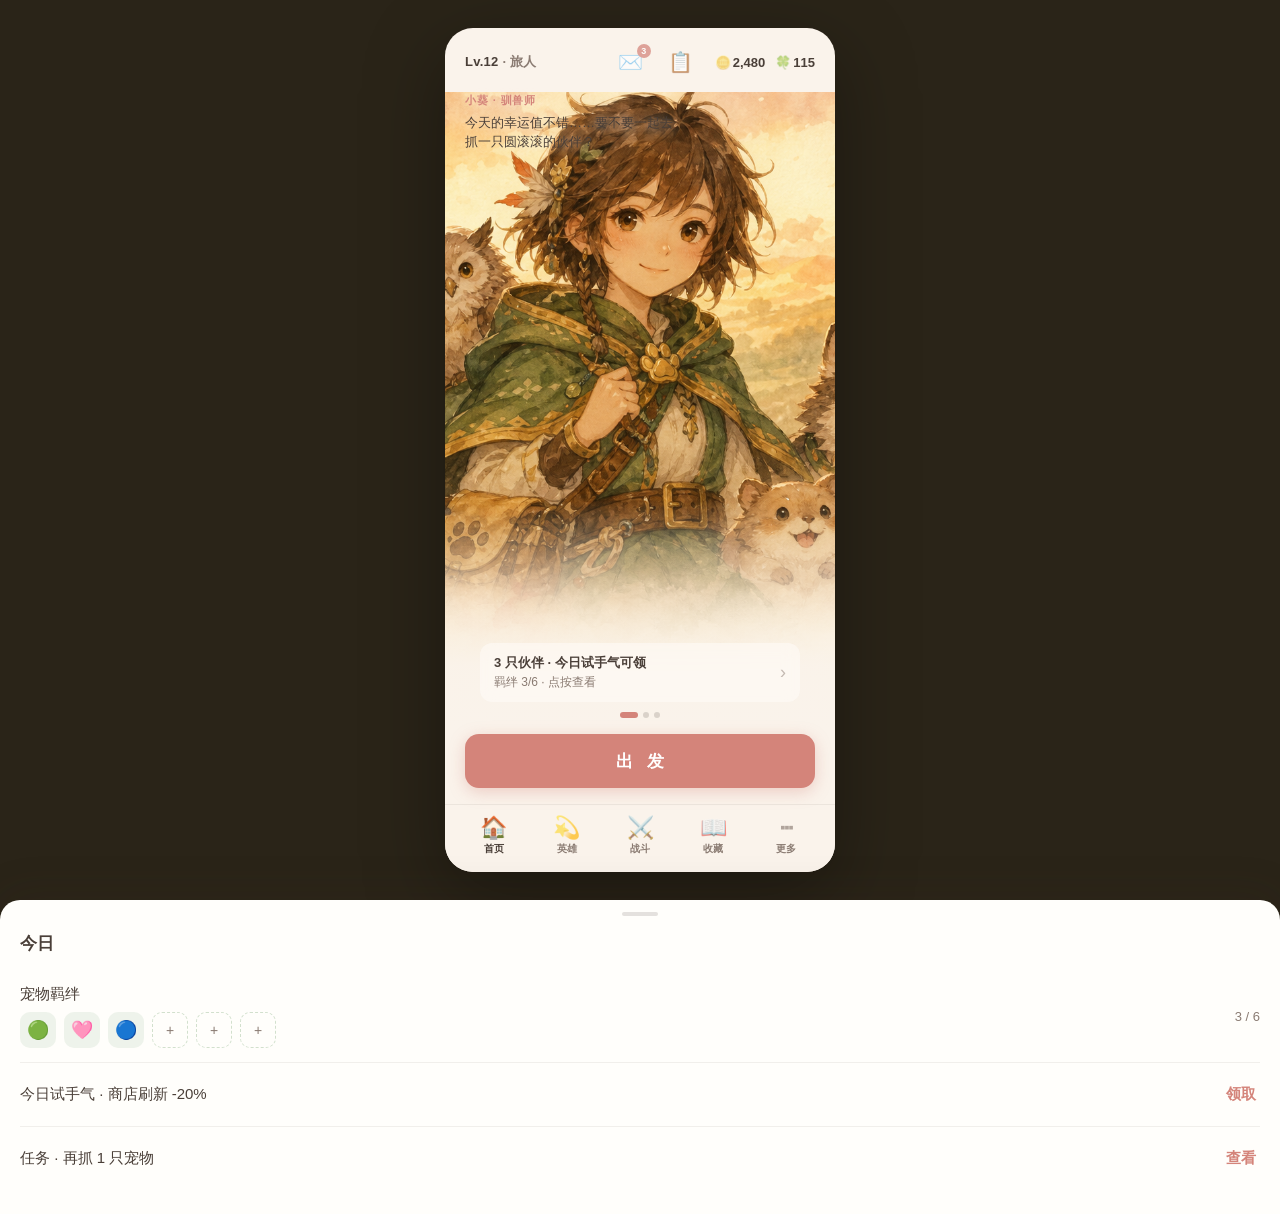
<file: index.html>
<!DOCTYPE html>
<html lang="zh-CN">
<head>
  <meta charset="UTF-8" />
  <meta name="viewport" content="width=device-width, initial-scale=1, maximum-scale=1, user-scalable=no, viewport-fit=cover" />
  <meta name="theme-color" content="#f7ebe0" />
  <meta name="apple-mobile-web-app-capable" content="yes" />
  <meta name="apple-mobile-web-app-status-bar-style" content="default" />
  <title>割草游戏 · 小葵出发</title>
  <link rel="stylesheet" href="src/style.css" />
</head>
<body>
  <div id="app">

    <!-- ── 主界面：看谁、听一句、点出发（docs/26 §5.1） ── -->
    <section class="screen screen-home" id="screenHome">
      <header class="top-bar">
        <div class="player-line"><b>Lv.12</b> · 旅人</div>
        <div class="top-right">
          <button class="top-icon" type="button" data-toast="今日邮件：3 条未读" aria-label="邮件">✉️<span class="badge">3</span></button>
          <button class="top-icon" type="button" data-toast="任务：再抓 1 只宠物（0/1）" aria-label="任务">📋</button>
          <div class="currencies" aria-label="资源">
            <div><span>🪙</span><em id="homeGold">2,480</em></div>
            <div><span>🍀</span>115</div>
          </div>
        </div>
      </header>

      <main class="hero-stage">
        <div class="hero-art" aria-hidden="true"></div>
        <div class="quote-caption">
          <div class="who">小葵 · 驯兽师</div>
          <p id="quoteText">今天的幸运值不错……要不要一起去抓一只圆滚滚的伙伴？</p>
        </div>
        <div class="bottom-stack">
          <button class="status-pill" type="button" id="openSheet" aria-expanded="false">
            <div>
              <div class="label" id="pillLabel">3 只伙伴 · 今日试手气可领</div>
              <div class="hint">羁绊 3/6 · 点按查看</div>
            </div>
            <span class="chev" aria-hidden="true">›</span>
          </button>
          <div class="hero-dots" id="heroDots" aria-label="切换英雄">
            <button class="dot on" type="button" aria-label="小葵"></button>
            <button class="dot" type="button" aria-label="老金"></button>
            <button class="dot" type="button" aria-label="零"></button>
          </div>
        </div>
      </main>

      <div class="cta-zone">
        <button class="btn-start" type="button" id="btnStart">出 发</button>
      </div>

      <nav class="bottom-nav" aria-label="主导航">
        <button class="nav-item on" type="button"><span class="ni">🏠</span>首页</button>
        <button class="nav-item" type="button" data-toast="英雄：小葵已解锁，老金 / 零 下个版本"><span class="ni">💫</span>英雄</button>
        <button class="nav-item" type="button" id="navBattle"><span class="ni">⚔️</span>战斗</button>
        <button class="nav-item" type="button" data-toast="收藏：图鉴已收集 12 / 48"><span class="ni">📖</span>收藏</button>
        <button class="nav-item" type="button" data-toast="更多：商店 · 设置 · 任务"><span class="ni">⋯</span>更多</button>
      </nav>
    </section>

    <!-- ── 局内：上战场 / 下拇指区（docs/26 §2、§5） ── -->
    <section class="screen screen-battle" id="screenBattle" hidden>
      <div class="battle-wrap" id="battleWrap">
        <canvas id="battle"></canvas>

        <div class="hud" id="hud">
          <div class="hud-row">
            <div class="hp-track" aria-label="生命"><div class="hp-fill" id="hpFill"></div></div>
            <div class="hud-pill timer" id="timer">15</div>
            <button class="hud-btn" type="button" id="btnPause" aria-label="暂停">❚❚</button>
          </div>
          <div class="hud-row">
            <div class="hud-pill">🪙 <span id="gold">0</span></div>
            <div class="hud-pill">🐾 <span id="pets">0</span></div>
            <div class="hud-pill soft">✕ <span id="kills">0</span></div>
            <div class="round-tag" id="roundTag">第 1 回合</div>
          </div>
          <div class="boss-bar" id="bossBar" hidden>
            <div class="boss-name" id="bossName">史莱姆王</div>
            <div class="boss-track"><div class="boss-fill" id="bossFill"></div></div>
          </div>
        </div>

        <div class="banner" id="banner" aria-live="polite"></div>
        <div class="load-msg" id="loadMsg">加载中…</div>
      </div>

      <div class="controls" id="controls">
        <div class="joy-zone" id="joyZone" aria-label="摇杆区">
          <div class="joystick" id="joystick">
            <div class="joy-base"></div>
            <div class="joy-stick" id="joyStick"></div>
          </div>
          <div class="control-hint" id="controlHint">按住任意处推动摇杆<br />小葵会自己出手</div>
        </div>
        <button class="btn-skill" type="button" id="btnSkill" aria-label="诱捕标记">
          <svg class="cd-ring" viewBox="0 0 36 36" aria-hidden="true"><circle id="cdArc" cx="18" cy="18" r="16" /></svg>
          <span class="skill-icon">🎯</span>
        </button>
      </div>
    </section>
  </div>

  <!-- ── 回合间：4 选 1（docs/09） ── -->
  <div class="overlay" id="pickOverlay">
    <div class="pick-card">
      <div class="pick-head">
        <h2 id="pickTitle">第 1 回合 · 选一样带走</h2>
        <p id="pickSub">🪙 <span id="pickGold">0</span></p>
      </div>
      <div class="pick-grid" id="pickGrid"></div>
      <button class="btn-refresh" type="button" id="btnRefresh">🍀 刷新看看 · 5 🪙</button>
    </div>
  </div>

  <!-- ── 暂停 / 结算 ── -->
  <div class="overlay" id="menuOverlay">
    <div class="overlay-card">
      <h2 id="menuTitle">暂停</h2>
      <p id="menuBody"></p>
      <div class="pet-shelf" id="petShelf" hidden></div>
      <button type="button" id="btnPrimary">继续</button>
      <button type="button" class="secondary" id="btnSecondary">返回主界面</button>
    </div>
  </div>

  <!-- ── 主界面详情 sheet ── -->
  <div class="sheet-backdrop" id="sheetBackdrop"></div>
  <div class="sheet" id="sheet" role="dialog" aria-hidden="true">
    <div class="sheet-handle"></div>
    <h2>今日</h2>
    <div class="sheet-row">
      <div>
        <div>宠物羁绊</div>
        <div class="pet-row" id="homePetRow"></div>
      </div>
      <span class="muted" id="homePetCount">3 / 6</span>
    </div>
    <div class="sheet-row">
      <span>今日试手气 · 商店刷新 -20%</span>
      <button type="button" id="claimLuck">领取</button>
    </div>
    <div class="sheet-row">
      <span>任务 · 再抓 1 只宠物</span>
      <button type="button" data-toast="任务详情开发中">查看</button>
    </div>
  </div>

  <div class="toast" id="toast"></div>

  <script type="module" src="src/main.js"></script>
  <noscript>需要开启 JavaScript。</noscript>
</body>
</html>
</file>
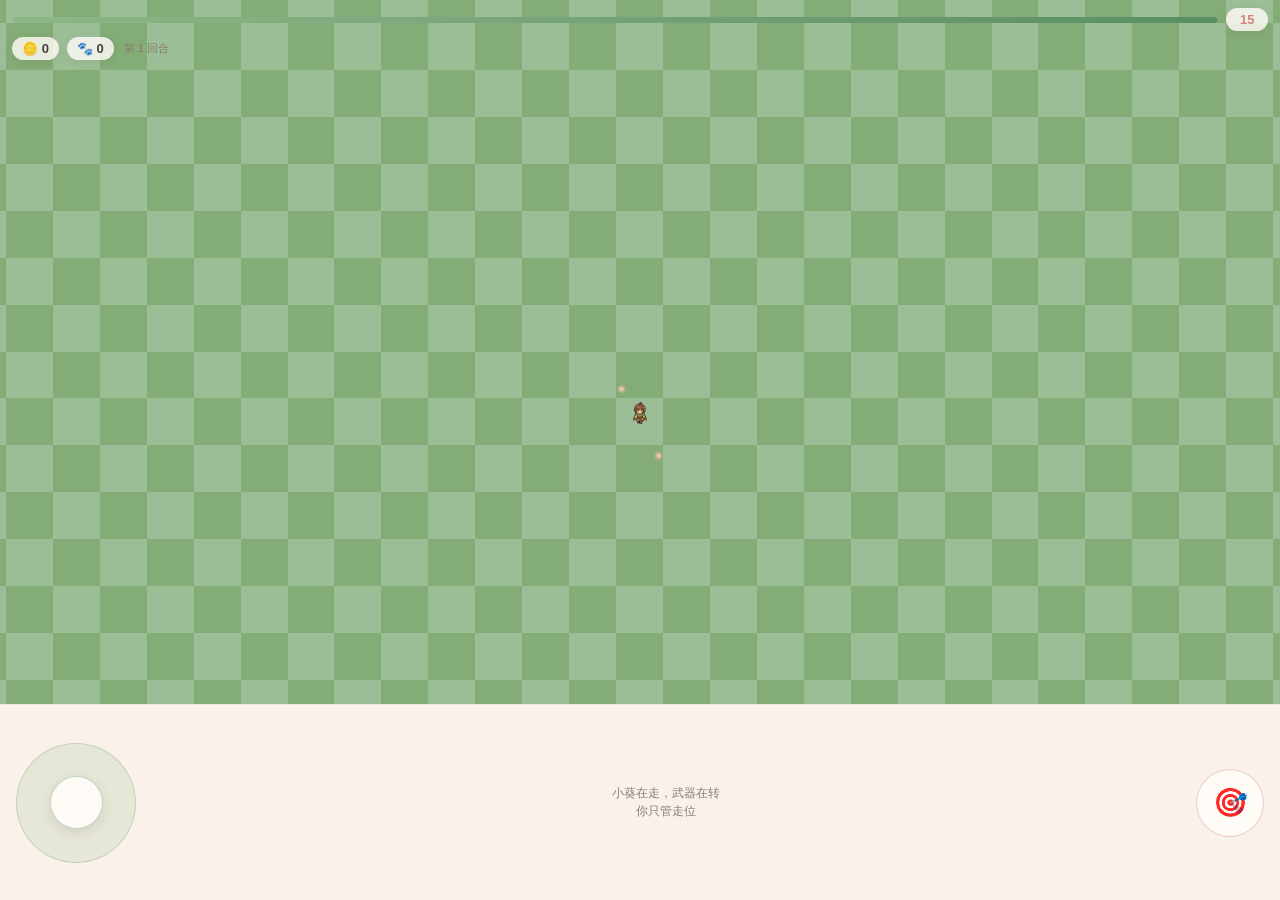
<file: docs/preview/battle-vertical.html>
<!DOCTYPE html>
<html lang="zh-CN">
<head>
  <meta charset="UTF-8" />
  <meta name="viewport" content="width=device-width, initial-scale=1, maximum-scale=1, user-scalable=no, viewport-fit=cover" />
  <meta name="theme-color" content="#5a8f62" />
  <title>割草游戏 — 局内预览</title>
  <style>
    :root {
      --cream: #faf3eb;
      --ink: #4a3f38;
      --ink-soft: #8a7b72;
      --rose: #d4847a;
      --sage: #5a8f62;
      --gold: #c9983a;
      --safe-top: env(safe-area-inset-top, 0px);
      --safe-bottom: env(safe-area-inset-bottom, 0px);
      /* 拇指区：随屏高比例缩放，并设上下限 */
      --control-h: clamp(128px, 24vh, 196px);
    }

    * { box-sizing: border-box; margin: 0; padding: 0; -webkit-tap-highlight-color: transparent; }

    html, body {
      width: 100%;
      height: 100%;
      overflow: hidden;
      background: #2a2418;
      font-family: "HarmonyOS Sans SC", "PingFang SC", "Microsoft YaHei UI", sans-serif;
      color: var(--ink);
    }

    #app {
      width: 100%;
      height: 100%;
      display: flex;
      flex-direction: column;
      background: var(--cream);
    }

    /* 战场：占满除拇指区外的全部高度 */
    .battle-wrap {
      flex: 1;
      min-height: 0;
      position: relative;
      background: #8fb58a;
    }

    #battle {
      display: block;
      width: 100%;
      height: 100%;
      touch-action: none;
      image-rendering: pixelated;
      image-rendering: crisp-edges;
    }

    /* HUD：贴边细条，不挡中间 */
    .hud {
      position: absolute;
      top: calc(8px + var(--safe-top));
      left: 12px;
      right: 12px;
      display: flex;
      flex-direction: column;
      gap: 6px;
      pointer-events: none;
      z-index: 2;
    }
    .hud-row {
      display: flex;
      align-items: center;
      gap: 8px;
    }
    .hp-track {
      flex: 1;
      height: 6px;
      border-radius: 999px;
      background: rgba(255, 255, 255, 0.35);
      overflow: hidden;
    }
    .hp-fill {
      height: 100%;
      width: 100%;
      border-radius: 999px;
      background: linear-gradient(90deg, #8fb58a, #5a8f62);
      transition: width 0.15s ease;
    }
    .hud-pill {
      padding: 4px 10px;
      border-radius: 999px;
      background: rgba(255, 252, 248, 0.82);
      font-size: clamp(11px, 2.8vw, 13px);
      font-weight: 700;
      white-space: nowrap;
      box-shadow: 0 2px 8px rgba(60, 40, 30, 0.08);
    }
    .hud-pill.timer { color: var(--rose); min-width: 3.2em; text-align: center; }
    .round-tag {
      font-size: clamp(10px, 2.5vw, 11px);
      color: var(--ink-soft);
      padding-left: 2px;
    }

    /* 拇指区 */
    .controls {
      flex-shrink: 0;
      height: calc(var(--control-h) + var(--safe-bottom));
      padding: 10px 16px calc(10px + var(--safe-bottom));
      display: flex;
      align-items: center;
      justify-content: space-between;
      gap: 12px;
      background: rgba(250, 243, 235, 0.96);
      border-top: 1px solid rgba(74, 63, 56, 0.06);
    }

    .joystick {
      position: relative;
      width: clamp(96px, 26vw, 120px);
      height: clamp(96px, 26vw, 120px);
      flex-shrink: 0;
    }
    .joy-base {
      position: absolute;
      inset: 0;
      border-radius: 50%;
      background: rgba(143, 181, 138, 0.18);
      border: 1px solid rgba(90, 143, 98, 0.25);
    }
    .joy-stick {
      position: absolute;
      width: 44%;
      height: 44%;
      left: 28%;
      top: 28%;
      border-radius: 50%;
      background: rgba(255, 252, 248, 0.95);
      border: 1px solid rgba(90, 143, 98, 0.35);
      box-shadow: 0 4px 12px rgba(60, 40, 30, 0.12);
      pointer-events: none;
      will-change: transform;
    }

    .btn-skill {
      width: clamp(56px, 15vw, 68px);
      height: clamp(56px, 15vw, 68px);
      border-radius: 50%;
      border: 1px solid rgba(212, 132, 122, 0.4);
      background: rgba(255, 252, 248, 0.9);
      font-size: clamp(22px, 6vw, 28px);
      cursor: pointer;
      flex-shrink: 0;
    }
    .btn-skill:active { transform: scale(0.94); }
    .btn-skill.on { box-shadow: 0 0 0 3px rgba(212, 132, 122, 0.35); }

    .control-hint {
      flex: 1;
      text-align: center;
      font-size: clamp(11px, 2.8vw, 12px);
      color: var(--ink-soft);
      line-height: 1.45;
      padding: 0 4px;
    }

    .toast {
      position: fixed;
      left: 50%;
      top: 42%;
      transform: translate(-50%, -50%) scale(0.92);
      padding: 12px 20px;
      border-radius: 12px;
      background: rgba(74, 63, 56, 0.9);
      color: #fff;
      font-size: clamp(13px, 3.5vw, 15px);
      font-weight: 600;
      opacity: 0;
      pointer-events: none;
      transition: opacity 0.25s, transform 0.25s;
      z-index: 50;
      max-width: 86vw;
      text-align: center;
    }
    .toast.show {
      opacity: 1;
      transform: translate(-50%, -50%) scale(1);
    }

    .overlay {
      position: fixed;
      inset: 0;
      background: rgba(40, 32, 28, 0.55);
      display: grid;
      place-items: center;
      padding: 24px;
      opacity: 0;
      pointer-events: none;
      transition: opacity 0.3s;
      z-index: 60;
    }
    .overlay.open { opacity: 1; pointer-events: auto; }
    .overlay-card {
      width: min(320px, 88vw);
      padding: 24px 20px;
      border-radius: 16px;
      background: #fffefb;
      text-align: center;
    }
    .overlay-card h2 {
      font-size: 18px;
      margin-bottom: 8px;
    }
    .overlay-card p {
      font-size: 14px;
      color: var(--ink-soft);
      line-height: 1.5;
      margin-bottom: 18px;
    }
    .overlay-card button {
      width: 100%;
      height: 48px;
      border: none;
      border-radius: 12px;
      background: var(--rose);
      color: #fff;
      font-size: 15px;
      font-weight: 700;
      cursor: pointer;
    }
    .overlay-card button.secondary {
      margin-top: 8px;
      background: transparent;
      color: var(--ink-soft);
      border: 1px solid rgba(74, 63, 56, 0.12);
    }

    .load-msg {
      position: absolute;
      inset: 0;
      display: grid;
      place-items: center;
      background: #8fb58a;
      color: #fff;
      font-size: 14px;
      z-index: 5;
    }
  </style>
</head>
<body>
  <div id="app">
    <div class="battle-wrap" id="battleWrap">
      <canvas id="battle"></canvas>
      <div class="hud">
        <div class="hud-row">
          <div class="hp-track"><div class="hp-fill" id="hpFill"></div></div>
          <div class="hud-pill timer" id="timer">15</div>
        </div>
        <div class="hud-row">
          <div class="hud-pill">🪙 <span id="gold">0</span></div>
          <div class="hud-pill">🐾 <span id="kills">0</span></div>
          <div class="round-tag" id="roundTag">第 1 回合</div>
        </div>
      </div>
      <div class="load-msg" id="loadMsg">加载中…</div>
    </div>

    <div class="controls">
      <div class="joystick" id="joystick">
        <div class="joy-base"></div>
        <div class="joy-stick" id="joyStick"></div>
      </div>
      <div class="control-hint">小葵在走，武器在转<br />你只管走位</div>
      <button class="btn-skill" type="button" id="btnSkill" aria-label="诱捕标记">🎯</button>
    </div>
  </div>

  <div class="toast" id="toast"></div>

  <div class="overlay" id="overlay">
    <div class="overlay-card">
      <h2 id="overlayTitle">第 1 回合结束</h2>
      <p id="overlayBody">击杀 0 只 · 金币 0</p>
      <button type="button" id="btnAgain">再来一局</button>
      <button type="button" class="secondary" id="btnHome">返回主界面</button>
    </div>
  </div>

  <script>
    /* ── 协调感：所有尺度/节奏从一个 TUNING 推导，不单独拧参数 ── */
    const TUNING = {
      tile: 32,
      heroPx: 32,
      slimePx: 18,
      viewHWorld: 480,
      playerAnchorY: 0.60,
      movePx: 25,
      accel: 520,
      decel: 680,
      camLerp: 7,
      orbCount: 2,
      orbRadius: 26,
      orbRadPerSec: 1.1,
      orbPx: 5,
      monsterSpeedRatio: 0.50,
      maxOnScreen: 7,
      contactDps: 8,
    };
    const WORLD = { w: 2400, h: 2400 };
    const ROUND = { duration: 15, spawnTotal: 15, id: 1 };
    const JOY_DEADZONE = 0.15;
    const JOY_MAX_R = 52;

    const ASSETS = {
      hero: {
        sheet: "../../assets/characters/hero_xiaokui/walk-sheet.png",
        manifest: "../../assets/characters/hero_xiaokui/manifest.json",
      },
      slime: {
        sheet: "../../assets/monsters/slime/idle-sheet.png",
        manifest: "../../assets/monsters/slime/manifest.json",
      },
    };

    const canvas = document.getElementById("battle");
    const ctx = canvas.getContext("2d");
    ctx.imageSmoothingEnabled = false;

    const hpFill = document.getElementById("hpFill");
    const timerEl = document.getElementById("timer");
    const goldEl = document.getElementById("gold");
    const killsEl = document.getElementById("kills");
    const loadMsg = document.getElementById("loadMsg");
    const toastEl = document.getElementById("toast");
    const overlay = document.getElementById("overlay");
    const joyStick = document.getElementById("joyStick");
    const joystickEl = document.getElementById("joystick");

    let viewW = 390, viewH = 600, dpr = 1, zoom = 1;
    let heroAnim, slimeAnim, heroImg, slimeImg;
    let running = false, paused = false;

    const joy = { active: false, id: null, cx: 0, cy: 0, vx: 0, vy: 0 };

    const state = {
      player: { x: WORLD.w / 2, y: WORLD.h / 2, hp: 100, maxHp: 100 },
      camera: { x: WORLD.w / 2, y: WORLD.h / 2 },
      velocity: { x: 0, y: 0 },
      gold: 0,
      kills: 0,
      timeLeft: ROUND.duration,
      spawned: 0,
      spawnTimer: 0,
      monsters: [],
      orbs: [],
      orbAngle: 0,
      lureUntil: 0,
      captureBonus: 1,
      heroFlipX: false,
    };

    class SpriteAnimator {
      constructor(manifest, image) {
        this.manifest = manifest;
        this.image = image;
        this.anim = "walk_down";
        this.frameIndex = 0;
        this.elapsed = 0;
      }
      get frameRect() { return this.manifest.frames[this.currentFrameName].frame; }
      get pivot() { return this.manifest.frames[this.currentFrameName].pivot; }
      get currentFrameName() {
        const a = this.manifest.animations[this.anim];
        return a.frames[this.frameIndex % a.frames.length];
      }
      update(dt, speedMul = 1) {
        const a = this.manifest.animations[this.anim];
        const fd = 1 / (a.frameRate * speedMul);
        this.elapsed += dt;
        while (this.elapsed >= fd) {
          this.elapsed -= fd;
          this.frameIndex = (this.frameIndex + 1) % a.frames.length;
        }
      }
      drawAt(ctx, x, y, scale, flipX = false) {
        const f = this.frameRect;
        const p = this.pivot;
        const dw = Math.round(f.w * scale);
        const dh = Math.round(f.h * scale);
        if (flipX) {
          ctx.save();
          ctx.translate(x, y);
          ctx.scale(-1, 1);
          ctx.drawImage(this.image, f.x, f.y, f.w, f.h, -dw * p.x, -dh * p.y, dw, dh);
          ctx.restore();
        } else {
          ctx.drawImage(this.image, f.x, f.y, f.w, f.h, x - dw * p.x, y - dh * p.y, dw, dh);
        }
      }
    }

    function spriteScale(frameH, targetPx) {
      return targetPx / (frameH * zoom);
    }

    function resize() {
      const rect = document.getElementById("battleWrap").getBoundingClientRect();
      dpr = Math.min(window.devicePixelRatio || 1, 2.5);
      viewW = rect.width;
      viewH = rect.height;
      canvas.width = Math.round(viewW * dpr);
      canvas.height = Math.round(viewH * dpr);
      canvas.style.width = viewW + "px";
      canvas.style.height = viewH + "px";
      zoom = viewH / TUNING.viewHWorld;
    }

    function worldToScreen(wx, wy) {
      const c = state.camera;
      return {
        x: (wx - c.x) * zoom + viewW / 2,
        y: (wy - c.y) * zoom + viewH * TUNING.playerAnchorY,
      };
    }

    function screenEdgeDist() {
      return Math.hypot(viewW, viewH) / zoom * 0.52 + TUNING.tile;
    }

    function drawTilemap() {
      const c = state.camera;
      const tile = TUNING.tile;
      const pad = 2;
      const halfW = viewW / zoom / 2;
      const halfH = viewH / zoom / 2;
      const startTx = Math.floor((c.x - halfW) / tile) - pad;
      const endTx = Math.ceil((c.x + halfW) / tile) + pad;
      const startTy = Math.floor((c.y - halfH) / tile) - pad;
      const endTy = Math.ceil((c.y + halfH) / tile) + pad;

      for (let ty = startTy; ty <= endTy; ty++) {
        for (let tx = startTx; tx <= endTx; tx++) {
          const wx = tx * tile;
          const wy = ty * tile;
          const s = worldToScreen(wx, wy);
          const ts = tile * zoom;
          const cheq = (tx + ty) % 2 === 0;
          ctx.fillStyle = cheq ? "#8fb58a" : "#7da870";
          ctx.fillRect(Math.floor(s.x), Math.floor(s.y), Math.ceil(ts) + 1, Math.ceil(ts) + 1);
          if (cheq) {
            ctx.fillStyle = "rgba(250, 243, 235, 0.07)";
            ctx.fillRect(Math.floor(s.x), Math.floor(s.y), Math.ceil(ts) + 1, Math.ceil(ts) + 1);
          }
        }
      }
    }

    /* 左右：只用 walk_right 一行，左走 canvas 镜像（AI sheet 左右行不可靠） */
    function pickAnim(vx, vy) {
      if (Math.abs(vx) >= Math.abs(vy)) {
        return { anim: "walk_right", flipX: vx < 0 };
      }
      return { anim: vy < 0 ? "walk_up" : "walk_down", flipX: false };
    }

    function spawnSlime() {
      if (state.monsters.length >= TUNING.maxOnScreen) return;
      const angle = Math.random() * Math.PI * 2;
      const dist = screenEdgeDist();
      const baseSpeed = (TUNING.movePx / zoom) * TUNING.monsterSpeedRatio;
      state.monsters.push({
        x: state.player.x + Math.cos(angle) * dist,
        y: state.player.y + Math.sin(angle) * dist,
        hp: 18,
        maxHp: 18,
        speed: baseSpeed * (0.85 + Math.random() * 0.3),
        hitFlash: 0,
        capturable: true,
      });
      state.spawned++;
    }

    function showToast(msg, ms = 1800) {
      toastEl.textContent = msg;
      toastEl.classList.add("show");
      clearTimeout(showToast._t);
      showToast._t = setTimeout(() => toastEl.classList.remove("show"), ms);
    }

    function onMonsterKill(m) {
      state.kills++;
      state.gold += 3;
      killsEl.textContent = state.kills;
      goldEl.textContent = state.gold;

      const rate = 0.32 * state.captureBonus;
      if (m.capturable && Math.random() < rate) {
        showToast("捕获成功！幼体史莱姆 ×1 已合并");
      }
    }

    function endRound() {
      running = false;
      document.getElementById("overlayTitle").textContent = `第 ${ROUND.id} 回合结束`;
      document.getElementById("overlayBody").textContent =
        `击杀 ${state.kills} 只 · 金币 ${state.gold} · 剩余生命 ${Math.ceil(state.player.hp)}`;
      overlay.classList.add("open");
    }

    function resetRound() {
      overlay.classList.remove("open");
      state.player.x = WORLD.w / 2;
      state.player.y = WORLD.h / 2;
      state.camera.x = state.player.x;
      state.camera.y = state.player.y;
      state.velocity.x = 0;
      state.velocity.y = 0;
      state.player.hp = state.player.maxHp;
      state.gold = 0;
      state.kills = 0;
      state.timeLeft = ROUND.duration;
      state.spawned = 0;
      state.spawnTimer = 0;
      state.monsters = [];
      state.orbs = [];
      state.orbAngle = 0;
      state.lureUntil = 0;
      state.captureBonus = 1;
      state.heroFlipX = false;
      goldEl.textContent = "0";
      killsEl.textContent = "0";
      timerEl.textContent = String(ROUND.duration);
      hpFill.style.width = "100%";
      running = true;
    }

    function updateHud() {
      hpFill.style.width = `${(state.player.hp / state.player.maxHp) * 100}%`;
      timerEl.textContent = Math.ceil(state.timeLeft).toString();
      goldEl.textContent = state.gold;
      killsEl.textContent = state.kills;
    }

    function update(dt) {
      if (!running || paused) return;

      state.timeLeft -= dt;
      if (state.timeLeft <= 0) {
        state.timeLeft = 0;
        endRound();
        return;
      }

      const spawnInterval = ROUND.duration / ROUND.spawnTotal;
      if (!state.spawnTimer) state.spawnTimer = 0;
      state.spawnTimer += dt;
      while (state.spawnTimer >= spawnInterval && state.spawned < ROUND.spawnTotal) {
        if (state.monsters.length >= TUNING.maxOnScreen) break;
        state.spawnTimer -= spawnInterval;
        spawnSlime();
      }

      const mv = Math.hypot(joy.vx, joy.vy);
      const targetWorld = TUNING.movePx / zoom;
      const tx = mv > 0.01 ? joy.vx * targetWorld : 0;
      const ty = mv > 0.01 ? joy.vy * targetWorld : 0;
      const rate = mv > 0.01 ? TUNING.accel : TUNING.decel;
      const k = Math.min(1, rate * dt);
      state.velocity.x += (tx - state.velocity.x) * k;
      state.velocity.y += (ty - state.velocity.y) * k;
      state.player.x += state.velocity.x * dt;
      state.player.y += state.velocity.y * dt;

      const actualPx = Math.hypot(state.velocity.x, state.velocity.y) * zoom;
      const animMul = Math.max(0.12, Math.min(1.15, actualPx / (TUNING.movePx * 0.8)));

      if (actualPx > 2) {
        const face = pickAnim(state.velocity.x, state.velocity.y);
        heroAnim.anim = face.anim;
        if (Math.abs(state.velocity.x) >= Math.abs(state.velocity.y)) state.heroFlipX = face.flipX;
        heroAnim.update(dt, animMul);
      } else {
        heroAnim.update(dt * 0.2, 0.35);
      }

      state.player.x = Math.max(40, Math.min(WORLD.w - 40, state.player.x));
      state.player.y = Math.max(40, Math.min(WORLD.h - 40, state.player.y));

      const camK = 1 - Math.exp(-TUNING.camLerp * dt);
      state.camera.x += (state.player.x - state.camera.x) * camK;
      state.camera.y += (state.player.y - state.camera.y) * camK;

      state.orbAngle += dt * TUNING.orbRadPerSec;
      state.orbs = [];
      for (let i = 0; i < TUNING.orbCount; i++) {
        const a = state.orbAngle + (i / TUNING.orbCount) * Math.PI * 2;
        state.orbs.push({
          x: state.player.x + Math.cos(a) * TUNING.orbRadius,
          y: state.player.y + Math.sin(a) * TUNING.orbRadius,
        });
      }

      const hitR = TUNING.tile * 0.55;
      const dmgPerSec = 28;

      for (const m of state.monsters) {
        const dx = state.player.x - m.x;
        const dy = state.player.y - m.y;
        const len = Math.hypot(dx, dy) || 1;
        m.x += (dx / len) * m.speed * dt;
        m.y += (dy / len) * m.speed * dt;
        if (m.hitFlash > 0) m.hitFlash -= dt;

        for (const o of state.orbs) {
          if (Math.hypot(o.x - m.x, o.y - m.y) < hitR) {
            m.hp -= dmgPerSec * dt;
            m.hitFlash = 0.06;
          }
        }

        if (Math.hypot(m.x - state.player.x, m.y - state.player.y) < TUNING.tile * 0.45) {
          state.player.hp -= TUNING.contactDps * dt;
        }
      }

      state.monsters = state.monsters.filter(m => {
        if (m.hp > 0) return true;
        onMonsterKill(m);
        return false;
      });

      if (state.player.hp <= 0) {
        state.player.hp = 0;
        endRound();
      }

      updateHud();
    }

    function draw() {
      ctx.setTransform(dpr, 0, 0, dpr, 0, 0);
      ctx.clearRect(0, 0, viewW, viewH);

      drawTilemap();

      const slimeScale = spriteScale(slimeAnim.frameRect.h, TUNING.slimePx);
      const heroScale = spriteScale(heroAnim.frameRect.h, TUNING.heroPx);
      const layers = [];

      for (const m of state.monsters) {
        const s = worldToScreen(m.x, m.y);
        if (s.x < -80 || s.x > viewW + 80 || s.y < -80 || s.y > viewH + 80) continue;
        layers.push({
          y: m.y,
          draw: () => {
            if (m.hitFlash > 0) ctx.globalAlpha = 0.7;
            slimeAnim.drawAt(ctx, s.x, s.y, slimeScale);
            ctx.globalAlpha = 1;
          },
        });
      }

      const ps = worldToScreen(state.player.x, state.player.y);
      layers.push({
        y: state.player.y,
        draw: () => heroAnim.drawAt(ctx, ps.x, ps.y, heroScale, state.heroFlipX),
      });
      layers.sort((a, b) => a.y - b.y);
      layers.forEach(l => l.draw());

      for (const o of state.orbs) {
        const s = worldToScreen(o.x, o.y);
        const r = TUNING.orbPx;
        const g = ctx.createRadialGradient(s.x, s.y, 0, s.x, s.y, r);
        g.addColorStop(0, "rgba(255, 235, 210, 0.95)");
        g.addColorStop(0.6, "rgba(232, 165, 152, 0.55)");
        g.addColorStop(1, "rgba(232, 165, 152, 0)");
        ctx.fillStyle = g;
        ctx.beginPath();
        ctx.arc(s.x, s.y, r, 0, Math.PI * 2);
        ctx.fill();
      }

      ctx.fillStyle = "rgba(250, 243, 235, 0.05)";
      ctx.fillRect(0, 0, viewW, viewH);

      if (state.lureUntil > performance.now()) {
        ctx.strokeStyle = "rgba(212, 132, 122, 0.35)";
        ctx.lineWidth = 1.5;
        ctx.beginPath();
        ctx.arc(ps.x, ps.y, TUNING.tile * 2.2 * zoom, 0, Math.PI * 2);
        ctx.stroke();
      }
    }

    let lastTs = 0;
    function loop(ts) {
      if (!lastTs) { lastTs = ts; requestAnimationFrame(loop); return; }
      const dt = Math.min((ts - lastTs) / 1000, 0.033);
      lastTs = ts;
      if (heroAnim && slimeAnim) {
        slimeAnim.update(dt);
        update(dt);
        draw();
      }
      requestAnimationFrame(loop);
    }

    function setJoyStick(px, py) {
      let dx = px - joy.cx;
      let dy = py - joy.cy;
      const len = Math.hypot(dx, dy);
      const clamp = Math.min(len, JOY_MAX_R);
      const nx = len === 0 ? 0 : (dx / len) * clamp;
      const ny = len === 0 ? 0 : (dy / len) * clamp;
      joyStick.style.transform = `translate(${nx}px, ${ny}px)`;

      const mag = clamp / JOY_MAX_R;
      if (mag < JOY_DEADZONE) {
        joy.vx = 0;
        joy.vy = 0;
        return;
      }
      const live = 1 - JOY_DEADZONE;
      const scaled = (mag - JOY_DEADZONE) / live;
      const dirx = len === 0 ? 0 : dx / len;
      const diry = len === 0 ? 0 : dy / len;
      let vx = dirx * scaled;
      let vy = diry * scaled;
      const vlen = Math.hypot(vx, vy);
      if (vlen > 1) { vx /= vlen; vy /= vlen; }
      joy.vx = vx;
      joy.vy = vy;
    }

    function resetJoy() {
      joy.active = false;
      joy.id = null;
      joy.vx = 0;
      joy.vy = 0;
      joyStick.style.transform = "translate(0, 0)";
    }

    function bindJoystick() {
      const start = (e) => {
        if (joy.active) return;
        const t = e.touches ? e.touches[0] : e;
        joy.active = true;
        joy.id = t.identifier ?? "mouse";
        const r = joystickEl.getBoundingClientRect();
        joy.cx = r.left + r.width / 2;
        joy.cy = r.top + r.height / 2;
        setJoyStick(t.clientX, t.clientY);
        e.preventDefault();
      };
      const move = (e) => {
        if (!joy.active) return;
        const list = e.touches || [e];
        for (const t of list) {
          if ((t.identifier ?? "mouse") === joy.id) {
            setJoyStick(t.clientX, t.clientY);
            e.preventDefault();
            break;
          }
        }
      };
      const end = (e) => {
        const list = e.changedTouches || [e];
        for (const t of list) {
          if ((t.identifier ?? "mouse") === joy.id) resetJoy();
        }
      };

      joystickEl.addEventListener("touchstart", start, { passive: false });
      window.addEventListener("touchmove", move, { passive: false });
      window.addEventListener("touchend", end);
      window.addEventListener("touchcancel", end);
      joystickEl.addEventListener("mousedown", start);
      window.addEventListener("mousemove", (e) => { if (joy.active && joy.id === "mouse") setJoyStick(e.clientX, e.clientY); });
      window.addEventListener("mouseup", end);
    }

    document.getElementById("btnSkill").addEventListener("click", () => {
      if (!running) return;
      state.lureUntil = performance.now() + 3000;
      state.captureBonus = 2;
      document.getElementById("btnSkill").classList.add("on");
      showToast("诱捕标记 · 捕获判定 ×2");
      setTimeout(() => {
        state.captureBonus = 1;
        document.getElementById("btnSkill").classList.remove("on");
      }, 3000);
    });

    document.getElementById("btnAgain").addEventListener("click", resetRound);
    document.getElementById("btnHome").addEventListener("click", () => {
      window.location.href = "main-screen.html";
    });

    async function loadManifest(url) {
      const res = await fetch(url);
      if (!res.ok) throw new Error("无法加载 " + url);
      return res.json();
    }
    function loadImage(url) {
      return new Promise((resolve, reject) => {
        const img = new Image();
        img.onload = () => resolve(img);
        img.onerror = () => reject(new Error("无法加载图片 " + url));
        img.src = url;
      });
    }

    window.addEventListener("resize", resize);
    window.addEventListener("orientationchange", () => setTimeout(resize, 100));

    bindJoystick();

    (async () => {
      try {
        const [heroManifest, slimeManifest, hImg, sImg] = await Promise.all([
          loadManifest(ASSETS.hero.manifest),
          loadManifest(ASSETS.slime.manifest),
          loadImage(ASSETS.hero.sheet),
          loadImage(ASSETS.slime.sheet),
        ]);
        heroAnim = new SpriteAnimator(heroManifest, hImg);
        slimeAnim = new SpriteAnimator(slimeManifest, sImg);
        slimeAnim.anim = "idle";
        heroImg = hImg;
        slimeImg = sImg;
        loadMsg.remove();
        resize();
        resetRound();
        requestAnimationFrame(loop);
      } catch (err) {
        loadMsg.textContent = err.message + " — 请用本地静态服务打开（python -m http.server）";
        console.error(err);
      }
    })();
  </script>
</body>
</html>
</file>
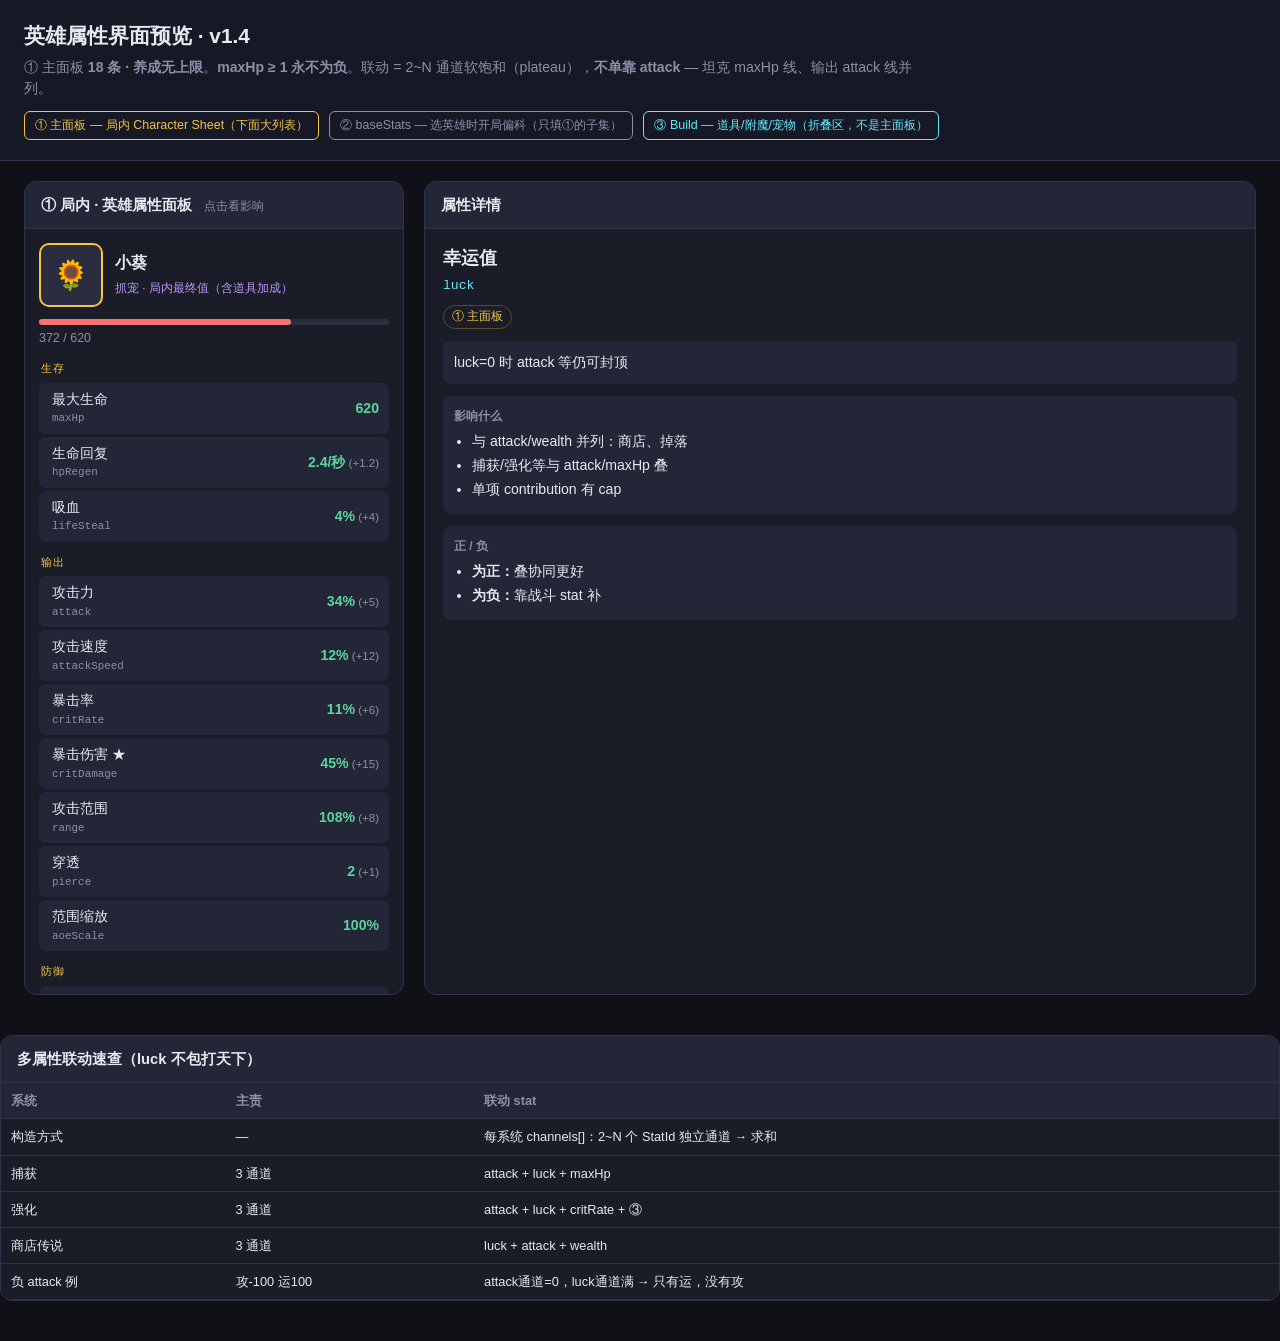
<file: docs/preview/hero-stats-preview.html>
<!DOCTYPE html>
<html lang="zh-CN">
<head>
  <meta charset="UTF-8" />
  <meta name="viewport" content="width=device-width, initial-scale=1" />
  <title>英雄属性界面预览 — StatSystem v1.4</title>
  <style>
    :root {
      --bg:#0f1117; --panel:#1a1d28; --panel2:#222636; --border:#2e3348;
      --text:#e8eaf0; --muted:#8b90a8; --green:#5dd39e; --red:#ff6b6b;
      --gold:#f4c542; --purple:#b794f6; --cyan:#67e8f9; --orange:#fb923c;
    }
    *{box-sizing:border-box;margin:0;padding:0}
    body{font-family:"Segoe UI","PingFang SC","Microsoft YaHei",sans-serif;background:var(--bg);color:var(--text);line-height:1.5}
    header{padding:20px 24px;border-bottom:1px solid var(--border);background:#161925}
    header h1{font-size:1.3rem}
    header p{color:var(--muted);font-size:.88rem;margin-top:6px;max-width:900px}
    .layers{display:flex;flex-wrap:wrap;gap:10px;margin-top:12px;font-size:.78rem}
    .layer{padding:4px 10px;border-radius:6px;border:1px solid var(--border)}
    .layer.l1{border-color:var(--gold);color:var(--gold)}
    .layer.l2{border-color:var(--muted);color:var(--muted)}
    .layer.l3{border-color:var(--cyan);color:var(--cyan)}
    .layout{display:grid;grid-template-columns:380px 1fr;gap:20px;padding:20px 24px;max-width:1280px;margin:0 auto}
    @media(max-width:900px){.layout{grid-template-columns:1fr}}
    .card{background:var(--panel);border:1px solid var(--border);border-radius:12px;overflow:hidden}
    .card-head{padding:12px 16px;background:var(--panel2);border-bottom:1px solid var(--border);font-weight:600;font-size:.92rem}
    .card-head small{font-weight:400;color:var(--muted);margin-left:8px}
    .hero-panel{padding:14px;max-height:85vh;overflow-y:auto}
    .hero-top{display:flex;gap:12px;align-items:center;margin-bottom:12px}
    .avatar{width:64px;height:64px;border-radius:10px;background:#2a2d40;border:2px solid var(--gold);display:flex;align-items:center;justify-content:center;font-size:1.8rem}
    .section{font-size:.7rem;color:var(--muted);text-transform:uppercase;letter-spacing:.06em;margin:12px 0 6px;padding-left:2px}
    .section.l1{color:var(--gold)}
    .stat-row{display:flex;justify-content:space-between;align-items:center;padding:7px 10px;margin:3px 0;border-radius:7px;background:var(--panel2);cursor:pointer;border-left:3px solid transparent}
    .stat-row:hover,.stat-row.on{background:#2a3048;border-left-color:var(--cyan)}
    .stat-row.dim{opacity:.75;border-left-color:#444}
    .stat-name{font-size:.86rem}.stat-id{font-size:.68rem;color:var(--muted);font-family:Consolas,monospace}
    .stat-val{font-weight:700;font-variant-numeric:tabular-nums;font-size:.88rem}
    .v-green{color:var(--green)}.v-purple{color:var(--purple)}.v-gold{color:var(--gold)}.v-red{color:var(--red)}.v-cyan{color:var(--cyan)}
    .delta{font-size:.72rem;color:var(--muted);font-weight:400}
    .wallet{margin-top:12px;padding:10px;border-radius:8px;background:#1a2418;border:1px dashed #3d5c30;font-size:.82rem}
    .toggle{width:100%;margin-top:10px;padding:8px;background:var(--panel2);border:1px solid var(--border);border-radius:8px;color:var(--cyan);cursor:pointer;font-size:.82rem}
    .build-panel{display:none;margin-top:6px}
    .build-panel.open{display:block}
    .detail{padding:16px 18px;min-height:400px}
    .detail h2{font-size:1.1rem;margin-bottom:4px}
    .code{font-family:Consolas,monospace;color:var(--cyan);font-size:.82rem;margin-bottom:10px}
    .pills{display:flex;flex-wrap:wrap;gap:6px;margin-bottom:12px}
    .pill{font-size:.72rem;padding:2px 8px;border-radius:999px;border:1px solid var(--border)}
    .pill.l1{border-color:#5a4a20;color:var(--gold)}
    .pill.l3{border-color:#2d4a5a;color:var(--cyan)}
    .block{margin-bottom:12px;padding:11px;background:var(--panel2);border-radius:8px;font-size:.88rem}
    .block h3{font-size:.75rem;color:var(--muted);margin-bottom:6px;text-transform:uppercase}
    .block ul{padding-left:18px}.block li{margin:3px 0}
    .compare{margin:20px 24px 40px;max-width:1280px}
    .compare table{width:100%;border-collapse:collapse;font-size:.8rem}
    .compare th,.compare td{padding:8px 10px;border-bottom:1px solid var(--border);text-align:left}
    .compare th{color:var(--muted);background:var(--panel2)}
  </style>
</head>
<body>
<header>
  <h1>英雄属性界面预览 · v1.4</h1>
  <p>① 主面板 <strong>18 条 · 养成无上限</strong>。<strong>maxHp ≥ 1 永不为负</strong>。联动 = 2~N 通道软饱和（plateau），<strong>不单靠 attack</strong> — 坦克 maxHp 线、输出 attack 线并列。</p>
  <div class="layers">
    <span class="layer l1">① 主面板 — 局内 Character Sheet（下面大列表）</span>
    <span class="layer l2">② baseStats — 选英雄时开局偏科（只填①的子集）</span>
    <span class="layer l3">③ Build — 道具/附魔/宠物（折叠区，不是主面板）</span>
  </div>
</header>

<div class="layout">
  <div class="card">
    <div class="card-head">① 局内 · 英雄属性面板 <small>点击看影响</small></div>
    <div class="hero-panel" id="panel"></div>
  </div>
  <div class="card">
    <div class="card-head">属性详情</div>
    <div class="detail" id="detail"><p style="color:var(--muted)">← 点击左侧属性</p></div>
  </div>
</div>

<div class="compare card" style="margin-left:auto;margin-right:auto;padding:0">
  <div class="card-head">多属性联动速查（luck 不包打天下）</div>
  <table>
    <thead><tr><th>系统</th><th>主责</th><th>联动 stat</th></tr></thead>
    <tbody id="linkage-body"></tbody>
  </table>
</div>

<script>
const PRIMARY = [
  { g:"生存", stats:[
    { id:"maxHp", n:"最大生命", v:620, d:0 },
    { id:"hpRegen", n:"生命回复", v:"2.4", u:"/秒", d:"+1.2" },
    { id:"lifeSteal", n:"吸血", v:4, u:"%", d:"+4" },
  ]},
  { g:"输出", stats:[
    { id:"attack", n:"攻击力", v:34, u:"%", d:"+5" },
    { id:"attackSpeed", n:"攻击速度", v:12, u:"%", d:"+12" },
    { id:"critRate", n:"暴击率", v:11, u:"%", d:"+6" },
    { id:"critDamage", n:"暴击伤害", v:45, u:"%", d:"+15", hi:true },
    { id:"range", n:"攻击范围", v:108, u:"%", d:"+8" },
    { id:"pierce", n:"穿透", v:2, d:"+1" },
    { id:"aoeScale", n:"范围缩放", v:100, u:"%", d:0 },
  ]},
  { g:"防御", stats:[
    { id:"armor", n:"防御力", v:18, d:"+6" },
    { id:"dodge", n:"闪避", v:3, u:"%", d:"+3" },
    { id:"damageReduction", n:"减伤", v:0, u:"%", d:0 },
  ]},
  { g:"机动", stats:[
    { id:"moveSpeed", n:"移速", v:116, u:"%", d:"+8" },
    { id:"pickupRange", n:"拾取范围", v:120, u:"%", d:"+20" },
  ]},
  { g:"幸运 · 财富 · 经济", stats:[
    { id:"luck", n:"幸运值", v:107, d:"+15", meta:"purple" },
    { id:"wealth", n:"财富值", v:68, d:"+23", meta:"gold" },
    { id:"goldGain", n:"金币获取", v:15, u:"%", d:"+15", meta:"gold" },
  ]},
];

const BUILD = [
  { id:"enhanceSuccess", n:"强化成功率", v:"+8%", layer:"③ 养成" },
  { id:"enchantRareWeight", n:"附魔稀有权重", v:"+12%", layer:"③ 养成" },
  { id:"enhanceBreakRisk", n:"碎装风险", v:"+5%", layer:"③ 风险", risk:true },
  { id:"petDamage", n:"宠物伤害", v:"+25%", layer:"③ 宠物" },
  { id:"maxPetDeploy", n:"出战宠上限", v:"2", layer:"③ 宠物" },
  { id:"auctionSnatchRate", n:"拍卖被抢", v:"+8%", layer:"③ 风险", risk:true },
  { id:"casinoWinRate", n:"赌场胜率", v:"+3%", layer:"③ 场所" },
];

const META = {
  maxHp:{ layer:"① 主面板", affects:["生命上限","捕获：与 luck 可叠","赌场 debuff↓","挖宝 trap↓"], pos:"血厚也抓得稳", neg:"更脆" },
  hpRegen:{ layer:"① 主面板", affects:["战斗内每秒回血"], pos:"续航", neg:"不回血" },
  lifeSteal:{ layer:"① 主面板", affects:["造成伤害转生命"], pos:"越打越满", neg:"无吸血" },
  attack:{ layer:"① 主面板", affects:["全武器伤害%","捕获/强化/商店 并列加成","luck=0 高攻 → 大力出奇迹"], pos:"打得狠也刷得到", neg:"刮痒" },
  attackSpeed:{ layer:"① 主面板", affects:["武器射速/冷却"], pos:"射得快", neg:"射得慢" },
  critRate:{ layer:"① 主面板", affects:["叠在武器基础暴击上"], pos:"暴击多", neg:"不暴" },
  critDamage:{ layer:"① 主面板", affects:["暴击伤害 ×(1+critDamage)"], pos:"暴得疼", neg:"暴了也不疼" },
  range:{ layer:"① 主面板", affects:["射程/AOE半径"], pos:"手长", neg:"贴脸" },
  pierce:{ layer:"① 主面板", affects:["直线额外命中数"], pos:"割草", neg:"单体" },
  aoeScale:{ layer:"① 主面板", affects:["扇形/地波范围"], pos:"面大", neg:"面小" },
  armor:{ layer:"① 主面板", affects:["减伤公式","联动：挖宝 trap ↓","联动：拍卖被抢 ↓"], pos:"更硬", neg:"更疼" },
  dodge:{ layer:"① 主面板", affects:["概率规避命中"], pos:"难打", neg:"必吃" },
  damageReduction:{ layer:"① 主面板", affects:["最终伤害再乘系数"], pos:"更肉", neg:"更脆" },
  moveSpeed:{ layer:"① 主面板", affects:["走位像素/秒"], pos:"灵活", neg:"跑不动" },
  pickupRange:{ layer:"① 主面板", affects:["金币/掉落吸附"], pos:"好捡", neg:"贴脸捡" },
  luck:{ layer:"① 主面板", affects:["与 attack/wealth 并列：商店、掉落","捕获/强化等与 attack/maxHp 叠","单项 contribution 有 cap"], note:"luck=0 时 attack 等仍可封顶", pos:"叠协同更好", neg:"靠战斗 stat 补" },
  wealth:{ layer:"① 主面板", affects:["回合结束金币","隐藏池","挖宝/附魔并列线"], pos:"解锁多", neg:"无隐藏" },
  goldGain:{ layer:"① 主面板", affects:["杀怪/事件即时金币"], pos:"更富", neg:"更穷" },
  enhanceSuccess:{ layer:"③ Build·养成", affects:["强化主加成","+ attack/luck/critRate 并列"], note:"来自道具/附魔" },
  petDamage:{ layer:"③ Build·宠物", affects:["出战宠输出"], note:"不在主面板" },
  auctionSnatchRate:{ layer:"③ Build·风险", affects:["拍卖被抢基础风险","armor/wealth 可减免"], risk:true },
};

function valClass(s){ if(s.meta==="purple")return"v-purple"; if(s.meta==="gold")return"v-gold"; return"v-green"; }

const panel = document.getElementById("panel");
let html = `<div class="hero-top"><div class="avatar">🌻</div><div><strong>小葵</strong><br><span style="font-size:.75rem;color:var(--purple)">抓宠 · 局内最终值（含道具加成）</span></div></div>
<div class="hp-bar" style="height:6px;background:#2a2d3a;border-radius:3px;margin-bottom:4px"><div style="width:72%;height:100%;background:#f87171;border-radius:3px"></div></div>
<div style="font-size:.78rem;color:var(--muted);margin-bottom:8px">372 / 620</div>`;

PRIMARY.forEach(grp=>{
  html += `<div class="section l1">${grp.g}</div>`;
  grp.stats.forEach(s=>{
    const cls = valClass(s);
    const delta = s.d && s.d!=="0" ? `<span class="delta"> (${s.d})</span>`:"";
    html += `<div class="stat-row" data-id="${s.id}"><div><div class="stat-name">${s.n}${s.hi?" ★":""}</div><div class="stat-id">${s.id}</div></div><div class="stat-val ${cls}">${s.v}${s.u||""}${delta}</div></div>`;
  });
});

html += `<button class="toggle" id="toggle-build">▼ 展开 ③ Build 加成（不是英雄主属性）</button><div class="build-panel" id="build-panel">`;
BUILD.forEach(s=>{
  html += `<div class="stat-row dim" data-id="${s.id}"><div><div class="stat-name">${s.n}</div><div class="stat-id">${s.id} · ${s.layer}</div></div><div class="stat-val ${s.risk?"v-red":"v-cyan"}">${s.v}</div></div>`;
});
html += `</div><div class="wallet">💰 钱包金币 <strong>1,240</strong> — 运行时货币，不是财富值 Stat</div>`;
panel.innerHTML = html;

document.getElementById("toggle-build").onclick = ()=>{
  const p = document.getElementById("build-panel");
  p.classList.toggle("open");
  document.getElementById("toggle-build").textContent = p.classList.contains("open") ? "▲ 收起 ③ Build 加成" : "▼ 展开 ③ Build 加成（不是英雄主属性）";
};

function showDetail(id){
  const m = META[id] || { layer:"?", affects:["—"], pos:"—", neg:"—" };
  document.querySelectorAll(".stat-row").forEach(r=>r.classList.toggle("on", r.dataset.id===id));
  document.getElementById("detail").innerHTML = `
    <h2>${PRIMARY.flatMap(g=>g.stats).find(s=>s.id===id)?.n || BUILD.find(s=>s.id===id)?.n || id}</h2>
    <div class="code">${id}</div>
    <div class="pills"><span class="pill ${m.layer.startsWith("①")?"l1":"l3"}">${m.layer}</span>${m.risk?'<span class="pill" style="color:var(--red);border-color:#5a2d2d">风险型</span>':""}</div>
    ${m.note?`<div class="block"><p>${m.note}</p></div>`:""}
    <div class="block"><h3>影响什么</h3><ul>${m.affects.map(a=>`<li>${a}</li>`).join("")}</ul></div>
    <div class="block"><h3>正 / 负</h3><ul><li><strong>为正：</strong>${m.pos}</li><li><strong>为负：</strong>${m.neg}</li></ul></div>
    ${m.formula?`<div class="block"><h3>公式</h3><pre style="font-size:.78rem;color:#a5b4fc">${m.formula}</pre></div>`:""}
  `;
}

panel.querySelectorAll(".stat-row").forEach(r=>r.onclick=()=>showDetail(r.dataset.id));

const linkage = [
  ["构造方式","—","每系统 channels[]：2~N 个 StatId 独立通道 → 求和"],
  ["捕获","3 通道","attack + luck + maxHp"],
  ["强化","3 通道","attack + luck + critRate + ③"],
  ["商店传说","3 通道","luck + attack + wealth"],
  ["负 attack 例","攻-100 运100","attack通道=0，luck通道满 → 只有运，没有攻"],
];
document.getElementById("linkage-body").innerHTML = linkage.map(r=>`<tr><td>${r[0]}</td><td>${r[1]}</td><td>${r[2]}</td></tr>`).join("");

showDetail("luck");
</script>
</body>
</html>
</file>
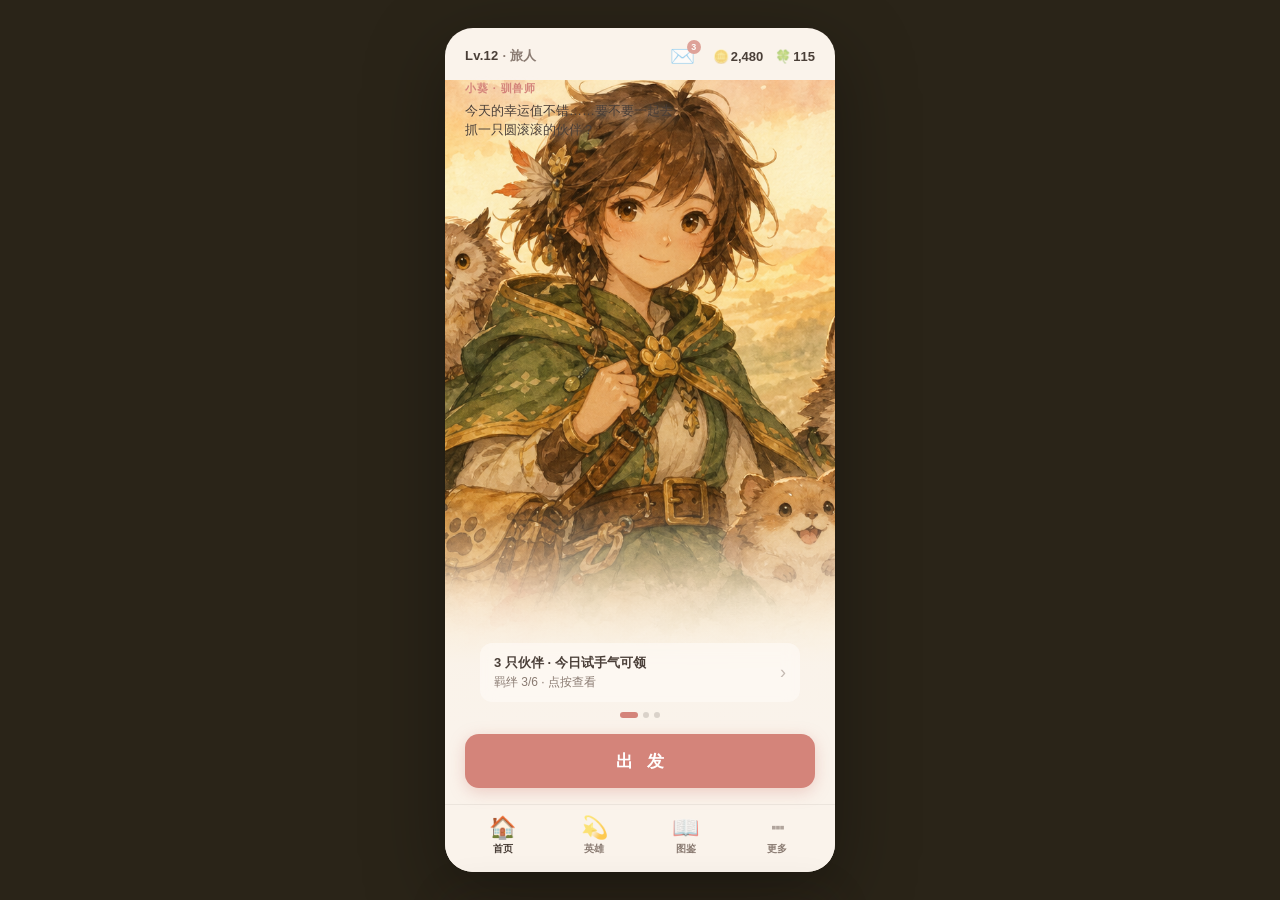
<file: docs/preview/main-screen.html>
<!DOCTYPE html>
<html lang="zh-CN">
<head>
  <meta charset="UTF-8" />
  <meta name="viewport" content="width=device-width, initial-scale=1, maximum-scale=1, user-scalable=no, viewport-fit=cover" />
  <meta name="theme-color" content="#f7ebe0" />
  <title>割草游戏 — 主界面预览</title>
  <style>
    /* 竖屏 · 暖色水彩 · 「乔布斯式」：立绘是产品，UI 是基础设施 */
    :root {
      --w: 390px;
      --cream: #faf3eb;
      --rose: #d4847a;
      --sage-deep: #5a8f62;
      --ink: #4a3f38;
      --ink-soft: #8a7b72;
      --hairline: rgba(74, 63, 56, 0.08);
      --safe-top: env(safe-area-inset-top, 0px);
      --safe-bottom: env(safe-area-inset-bottom, 0px);
    }

    * { box-sizing: border-box; margin: 0; padding: 0; -webkit-tap-highlight-color: transparent; }

    body {
      min-height: 100vh;
      display: flex;
      align-items: center;
      justify-content: center;
      background: #2a2418;
      font-family: "HarmonyOS Sans SC", "PingFang SC", "Microsoft YaHei UI", sans-serif;
      color: var(--ink);
      -webkit-font-smoothing: antialiased;
    }

    .phone {
      width: min(var(--w), 100vw);
      height: 100vh;
      max-height: 844px;
      position: relative;
      overflow: hidden;
      background: var(--cream);
    }
    @media (min-width: 420px) {
      .phone { height: 844px; border-radius: 28px; margin: 16px 0; box-shadow: 0 24px 80px rgba(0,0,0,0.35); }
    }

    .screen {
      position: relative;
      z-index: 1;
      height: 100%;
      display: flex;
      flex-direction: column;
      padding-top: var(--safe-top);
    }

    /* 顶栏：只留必要信息，无装饰框 */
    .top-bar {
      display: flex;
      align-items: center;
      justify-content: space-between;
      padding: 12px 20px 8px;
      z-index: 10;
    }
    .player-line {
      font-size: 13px;
      font-weight: 600;
      color: var(--ink-soft);
      letter-spacing: 0.02em;
    }
    .player-line b { color: var(--ink); font-weight: 700; }
    .top-right {
      display: flex;
      align-items: center;
      gap: 14px;
    }
    .top-icon {
      position: relative;
      border: none;
      background: none;
      font-size: 20px;
      cursor: pointer;
      padding: 4px;
      opacity: 0.72;
    }
    .top-icon:active { opacity: 1; transform: scale(0.92); }
    .top-icon .badge {
      position: absolute;
      top: 0; right: -2px;
      min-width: 14px; height: 14px;
      padding: 0 3px;
      background: var(--rose);
      color: #fff;
      font-size: 9px;
      font-weight: 700;
      border-radius: 999px;
      display: grid;
      place-items: center;
    }
    .currencies {
      display: flex;
      gap: 12px;
      font-size: 13px;
      font-weight: 600;
      color: var(--ink);
    }
    .currencies span { opacity: 0.55; margin-right: 2px; }

    /* 看板：立绘占满，UI 不入侵脸区 */
    .hero-stage {
      flex: 1;
      position: relative;
      min-height: 0;
    }
    .hero-art {
      position: absolute;
      inset: 0;
      background: url("hero-xiaokui-portrait-warm-watercolor.png") center 4% / auto 108% no-repeat;
      pointer-events: none;
    }
    .hero-art::after {
      content: "";
      position: absolute;
      inset: 0;
      background: linear-gradient(
        180deg,
        transparent 0%,
        transparent 64%,
        rgba(250, 243, 235, 0.5) 78%,
        rgba(250, 243, 235, 0.96) 90%,
        var(--cream) 100%
      );
    }

    /* 陪伴语：无气泡，一行字幕感 */
    .quote-caption {
      position: absolute;
      top: 0;
      left: 20px;
      right: 20px;
      z-index: 3;
      font-size: 13px;
      line-height: 1.5;
      color: var(--ink);
      text-shadow: 0 1px 12px rgba(255, 252, 248, 0.9);
      pointer-events: none;
    }
    .quote-caption .who {
      font-size: 11px;
      font-weight: 700;
      color: var(--rose);
      letter-spacing: 0.08em;
      margin-bottom: 4px;
    }
    .quote-caption p {
      transition: opacity 0.25s ease;
      max-width: 16em;
    }

    /* 底部：只留一条可点的状态 + 页码点 */
    .bottom-stack {
      position: absolute;
      left: 0;
      right: 0;
      bottom: 0;
      z-index: 4;
      padding: 0 20px 12px;
      display: flex;
      flex-direction: column;
      align-items: center;
      gap: 10px;
    }
    .status-pill {
      width: 100%;
      max-width: 320px;
      display: flex;
      align-items: center;
      justify-content: space-between;
      padding: 11px 14px;
      border: none;
      border-radius: 12px;
      background: rgba(255, 252, 248, 0.55);
      backdrop-filter: blur(8px);
      font: inherit;
      color: var(--ink);
      cursor: pointer;
      text-align: left;
    }
    .status-pill:active { background: rgba(255, 252, 248, 0.75); }
    .status-pill .label {
      font-size: 13px;
      font-weight: 600;
    }
    .status-pill .hint {
      font-size: 12px;
      color: var(--ink-soft);
      margin-top: 2px;
    }
    .status-pill .chev {
      font-size: 18px;
      color: var(--ink-soft);
      opacity: 0.5;
      flex-shrink: 0;
      margin-left: 8px;
    }

    .hero-dots {
      display: flex;
      gap: 5px;
    }
    .dot {
      width: 6px;
      height: 6px;
      border-radius: 50%;
      border: none;
      background: rgba(74, 63, 56, 0.18);
      cursor: pointer;
      padding: 0;
    }
    .dot.on {
      width: 18px;
      border-radius: 999px;
      background: var(--rose);
    }

    /* 主 CTA：一个按钮，足够大，无动效炫技 */
    .cta-zone {
      padding: 4px 20px 16px;
      z-index: 5;
    }
    .btn-start {
      width: 100%;
      height: 54px;
      border: none;
      border-radius: 14px;
      font-size: 17px;
      font-weight: 700;
      letter-spacing: 0.28em;
      text-indent: 0.28em;
      color: #fff;
      background: var(--rose);
      cursor: pointer;
      box-shadow: 0 4px 16px rgba(212, 132, 122, 0.35);
    }
    .btn-start:active {
      transform: scale(0.985);
      box-shadow: 0 2px 8px rgba(212, 132, 122, 0.3);
    }

    /* 底栏：4 项，图标 + 短标签 */
    .bottom-nav {
      display: flex;
      padding: 6px 12px calc(10px + var(--safe-bottom));
      border-top: 1px solid var(--hairline);
      background: var(--cream);
    }
    .nav-item {
      flex: 1;
      display: flex;
      flex-direction: column;
      align-items: center;
      gap: 3px;
      border: none;
      background: none;
      cursor: pointer;
      padding: 6px 0;
      color: var(--ink-soft);
      font-size: 10px;
      font-weight: 600;
    }
    .nav-item .ni { font-size: 22px; line-height: 1; opacity: 0.65; }
    .nav-item.on { color: var(--ink); }
    .nav-item.on .ni { opacity: 1; }

    /* 详情 sheet：羁绊 / 试手气 / 图鉴 / 商店 收在这里 */
    .sheet-backdrop {
      position: fixed;
      inset: 0;
      background: rgba(40, 32, 28, 0.35);
      opacity: 0;
      pointer-events: none;
      transition: opacity 0.28s ease;
      z-index: 80;
    }
    .sheet-backdrop.open { opacity: 1; pointer-events: auto; }

    .sheet {
      position: fixed;
      left: 50%;
      bottom: 0;
      width: min(var(--w), 100vw);
      transform: translate(-50%, 100%);
      transition: transform 0.32s cubic-bezier(0.32, 0.72, 0, 1);
      z-index: 90;
      background: #fffefb;
      border-radius: 20px 20px 0 0;
      padding: 12px 20px calc(24px + var(--safe-bottom));
      box-shadow: 0 -8px 40px rgba(60, 40, 30, 0.12);
    }
    .sheet.open { transform: translate(-50%, 0); }
    .sheet-handle {
      width: 36px;
      height: 4px;
      border-radius: 999px;
      background: rgba(74, 63, 56, 0.15);
      margin: 0 auto 16px;
    }
    .sheet h2 {
      font-size: 17px;
      font-weight: 700;
      margin-bottom: 16px;
    }
    .sheet-row {
      display: flex;
      align-items: center;
      justify-content: space-between;
      padding: 14px 0;
      border-bottom: 1px solid var(--hairline);
      font-size: 15px;
    }
    .sheet-row:last-child { border-bottom: none; }
    .sheet-row button {
      border: none;
      background: none;
      font: inherit;
      color: var(--rose);
      font-weight: 600;
      cursor: pointer;
      padding: 0;
    }
    .pet-row {
      display: flex;
      gap: 8px;
      margin-top: 8px;
    }
    .pet-dot {
      width: 36px;
      height: 36px;
      border-radius: 10px;
      background: rgba(143, 181, 138, 0.15);
      display: grid;
      place-items: center;
      font-size: 18px;
    }
    .pet-dot.empty {
      background: transparent;
      border: 1px dashed rgba(143, 181, 138, 0.4);
      font-size: 14px;
      color: var(--ink-soft);
    }

    .toast {
      position: fixed;
      bottom: 96px;
      left: 50%;
      transform: translateX(-50%);
      padding: 10px 18px;
      border-radius: 10px;
      background: rgba(74, 63, 56, 0.88);
      color: #fff;
      font-size: 13px;
      opacity: 0;
      pointer-events: none;
      transition: opacity 0.25s;
      z-index: 99;
    }
    .toast.show { opacity: 1; }
  </style>
</head>
<body>
  <div class="phone" id="phone">
    <div class="screen">
      <header class="top-bar">
        <div class="player-line"><b>Lv.12</b> · 旅人</div>
        <div class="top-right">
          <button class="top-icon" type="button" data-toast="今日邮件：3 条未读" aria-label="邮件">✉️<span class="badge">3</span></button>
          <div class="currencies" aria-label="资源">
            <div><span>🪙</span>2,480</div>
            <div><span>🍀</span>115</div>
          </div>
        </div>
      </header>

      <main class="hero-stage">
        <div class="hero-art" aria-hidden="true"></div>

        <div class="quote-caption" id="quote">
          <div class="who">小葵 · 驯兽师</div>
          <p id="quoteText">今天的幸运值不错……要不要一起去抓一只圆滚滚的伙伴？</p>
        </div>

        <div class="bottom-stack">
          <button class="status-pill" type="button" id="openSheet" aria-expanded="false">
            <div>
              <div class="label">3 只伙伴 · 今日试手气可领</div>
              <div class="hint">羁绊 3/6 · 点按查看</div>
            </div>
            <span class="chev" aria-hidden="true">›</span>
          </button>
          <div class="hero-dots" id="heroDots" aria-label="切换英雄">
            <button class="dot on" type="button" aria-label="小葵"></button>
            <button class="dot" type="button" aria-label="老金"></button>
            <button class="dot" type="button" aria-label="零"></button>
          </div>
        </div>
      </main>

      <div class="cta-zone">
        <button class="btn-start" type="button" id="btnStart">出 发</button>
      </div>

      <nav class="bottom-nav" aria-label="主导航">
        <button class="nav-item on" type="button"><span class="ni">🏠</span>首页</button>
        <button class="nav-item" type="button" data-toast="英雄列表开发中"><span class="ni">💫</span>英雄</button>
        <button class="nav-item" type="button" data-toast="图鉴：已收集 12 / 48"><span class="ni">📖</span>图鉴</button>
        <button class="nav-item" type="button" data-toast="商店 · 设置 · 任务"><span class="ni">⋯</span>更多</button>
      </nav>
    </div>
  </div>

  <div class="sheet-backdrop" id="sheetBackdrop"></div>
  <div class="sheet" id="sheet" role="dialog" aria-labelledby="sheetTitle" aria-hidden="true">
    <div class="sheet-handle"></div>
    <h2 id="sheetTitle">今日</h2>
    <div class="sheet-row">
      <div>
        <div>宠物羁绊</div>
        <div class="pet-row">
          <div class="pet-dot">🫧</div>
          <div class="pet-dot">🦎</div>
          <div class="pet-dot">🐾</div>
          <div class="pet-dot empty">＋</div>
          <div class="pet-dot empty">＋</div>
          <div class="pet-dot empty">＋</div>
        </div>
      </div>
      <span style="color:var(--ink-soft);font-size:13px">3 / 6</span>
    </div>
    <div class="sheet-row">
      <span>今日试手气 · 商店刷新 -20%</span>
      <button type="button" id="claimLuck">领取</button>
    </div>
    <div class="sheet-row">
      <span>任务 · 再抓 1 只宠物</span>
      <button type="button" data-toast="任务详情开发中">查看</button>
    </div>
    <div class="sheet-row">
      <span>商店</span>
      <button type="button" data-toast="商店：今日刷新 -20%">进入</button>
    </div>
  </div>

  <div class="toast" id="toast"></div>

  <script>
    const quotes = [
      "今天的幸运值不错……要不要一起去抓一只圆滚滚的伙伴？",
      "合并之后它们会变得更乖更强，我会好好记录的。",
      "局里交给走位就好，捕获的事交给我。",
    ];
    let qi = 0;
    setInterval(() => {
      qi = (qi + 1) % quotes.length;
      const el = document.getElementById("quoteText");
      el.style.opacity = 0;
      setTimeout(() => { el.textContent = quotes[qi]; el.style.opacity = 1; }, 200);
    }, 6000);

    const toast = document.getElementById("toast");
    function showToast(msg) {
      toast.textContent = msg;
      toast.classList.add("show");
      clearTimeout(showToast._t);
      showToast._t = setTimeout(() => toast.classList.remove("show"), 2200);
    }

    document.querySelectorAll("[data-toast]").forEach(el => {
      el.addEventListener("click", () => showToast(el.dataset.toast));
    });

    const sheet = document.getElementById("sheet");
    const backdrop = document.getElementById("sheetBackdrop");
    const openBtn = document.getElementById("openSheet");

    function setSheet(open) {
      sheet.classList.toggle("open", open);
      backdrop.classList.toggle("open", open);
      sheet.setAttribute("aria-hidden", open ? "false" : "true");
      openBtn.setAttribute("aria-expanded", open ? "true" : "false");
    }

    openBtn.addEventListener("click", () => setSheet(true));
    backdrop.addEventListener("click", () => setSheet(false));

    document.getElementById("claimLuck").addEventListener("click", () => {
      showToast("获得：今日商店首次刷新 -20% 🍀");
      setSheet(false);
    });

    document.getElementById("btnStart").addEventListener("click", () => {
      window.location.href = "battle-vertical.html";
    });

    document.getElementById("heroDots").addEventListener("click", e => {
      const dot = e.target.closest(".dot");
      if (!dot) return;
      document.querySelectorAll(".dot").forEach(d => d.classList.remove("on"));
      dot.classList.add("on");
      showToast("切换英雄（预览占位）");
    });
  </script>
</body>
</html>
</file>
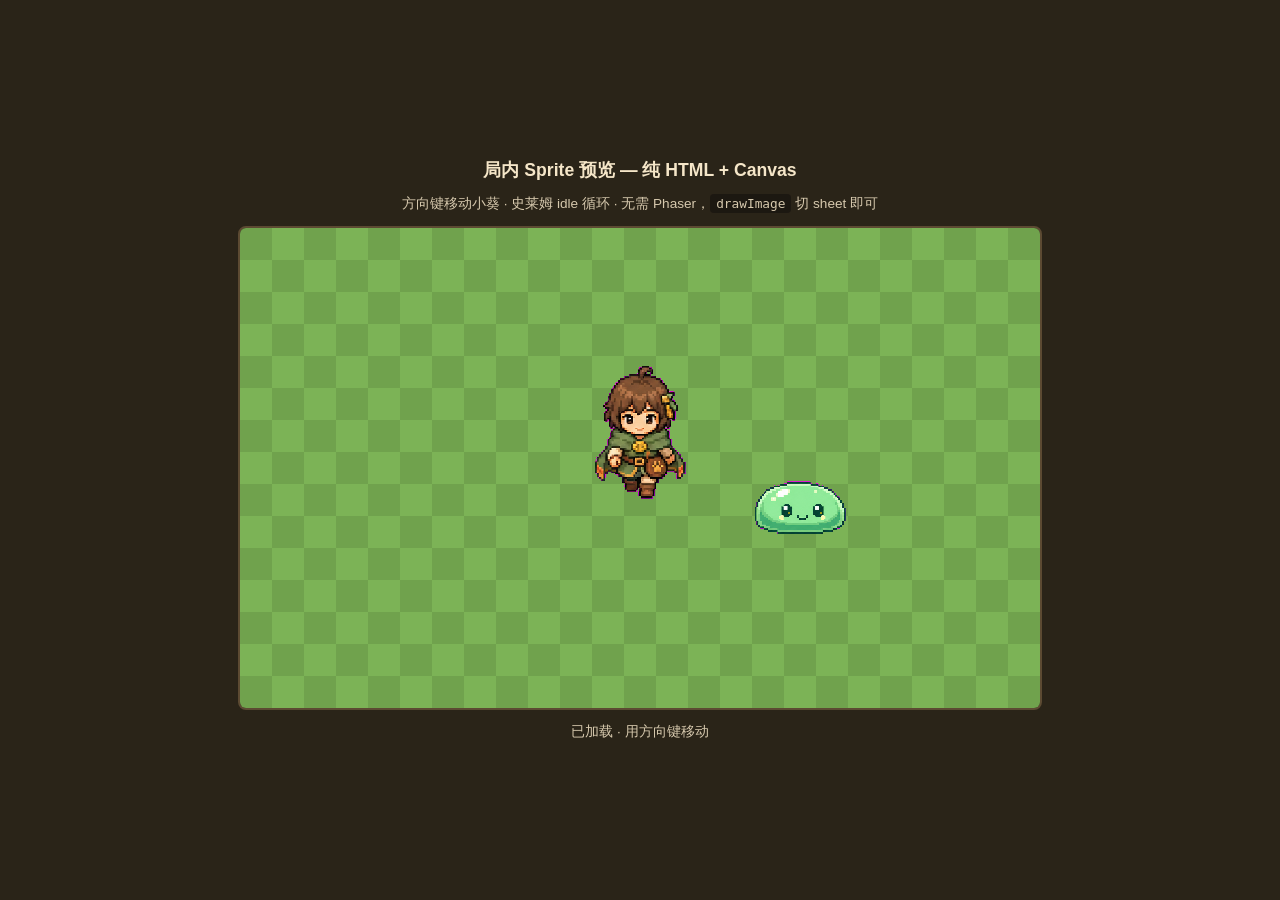
<file: docs/preview/sprite-preview.html>
<!DOCTYPE html>
<html lang="zh-CN">
<head>
  <meta charset="UTF-8" />
  <meta name="viewport" content="width=device-width, initial-scale=1" />
  <title>割草游戏 — Sprite 预览（纯 HTML + Canvas）</title>
  <style>
    * { box-sizing: border-box; }
    body {
      margin: 0;
      min-height: 100vh;
      display: flex;
      flex-direction: column;
      align-items: center;
      justify-content: center;
      gap: 12px;
      font-family: "Segoe UI", "Microsoft YaHei", sans-serif;
      background: #2a2418;
      color: #f5e6c8;
    }
    h1 { font-size: 1.1rem; font-weight: 600; margin: 0; }
    p { margin: 0; font-size: 0.85rem; opacity: 0.85; max-width: 640px; text-align: center; line-height: 1.5; }
    canvas {
      border: 2px solid #5c4a32;
      border-radius: 8px;
      image-rendering: pixelated;
      image-rendering: crisp-edges;
      cursor: crosshair;
      max-width: min(960px, 96vw);
      height: auto;
    }
    code { background: #1a1610; padding: 2px 6px; border-radius: 4px; font-size: 0.8rem; }
  </style>
</head>
<body>
  <h1>局内 Sprite 预览 — 纯 HTML + Canvas</h1>
  <p>方向键移动小葵 · 史莱姆 idle 循环 · 无需 Phaser，<code>drawImage</code> 切 sheet 即可</p>
  <canvas id="game" width="800" height="480"></canvas>
  <p id="status">加载中…</p>

  <script>
    const ASSETS = {
      hero: {
        sheet: "../../assets/characters/hero_xiaokui/walk-sheet.png",
        manifest: "../../assets/characters/hero_xiaokui/manifest.json",
        scale: 0.55,
      },
      slime: {
        sheet: "../../assets/monsters/slime/idle-sheet.png",
        manifest: "../../assets/monsters/slime/manifest.json",
        scale: 0.22,
      },
    };

    const canvas = document.getElementById("game");
    const ctx = canvas.getContext("2d");
    ctx.imageSmoothingEnabled = false;
    const statusEl = document.getElementById("status");

    const keys = { up: false, down: false, left: false, right: false };

    class SpriteAnimator {
      constructor(manifest, image, scale) {
        this.manifest = manifest;
        this.image = image;
        this.scale = scale;
        this.anim = "walk_down";
        this.frameIndex = 0;
        this.elapsed = 0;
      }

      get currentFrameName() {
        const a = this.manifest.animations[this.anim];
        return a.frames[this.frameIndex % a.frames.length];
      }

      get frameRect() {
        return this.manifest.frames[this.currentFrameName].frame;
      }

      get pivot() {
        return this.manifest.frames[this.currentFrameName].pivot;
      }

      update(dt) {
        const a = this.manifest.animations[this.anim];
        const frameDuration = 1 / a.frameRate;
        this.elapsed += dt;
        while (this.elapsed >= frameDuration) {
          this.elapsed -= frameDuration;
          this.frameIndex = (this.frameIndex + 1) % a.frames.length;
        }
      }

      draw(ctx, x, y, flipX = false) {
        const f = this.frameRect;
        const p = this.pivot;
        const dw = Math.round(f.w * this.scale);
        const dh = Math.round(f.h * this.scale);
        if (flipX) {
          ctx.save();
          ctx.translate(x, y);
          ctx.scale(-1, 1);
          ctx.drawImage(this.image, f.x, f.y, f.w, f.h, -dw * p.x, -dh * p.y, dw, dh);
          ctx.restore();
        } else {
          ctx.drawImage(this.image, f.x, f.y, f.w, f.h, x - dw * p.x, y - dh * p.y, dw, dh);
        }
      }
    }

    async function loadManifest(url) {
      const res = await fetch(url);
      if (!res.ok) throw new Error("无法加载 " + url);
      return res.json();
    }

    function loadImage(url) {
      return new Promise((resolve, reject) => {
        const img = new Image();
        img.onload = () => resolve(img);
        img.onerror = () => reject(new Error("无法加载图片 " + url));
        img.src = url;
      });
    }

    let hero, slime;
    let heroFlipX = false;
    const heroPos = { x: 400, y: 260 };
    const slimePos = { x: 560, y: 300 };
    const speed = 140;

    function pickHeroAnim() {
      if (keys.up && !keys.down) return { anim: "walk_up", flip: false };
      if (keys.down && !keys.up) return { anim: "walk_down", flip: false };
      if (keys.left && !keys.right) return { anim: "walk_right", flip: true };
      if (keys.right && !keys.left) return { anim: "walk_right", flip: false };
      return { anim: hero.anim.startsWith("walk_") ? hero.anim : "walk_down", flip: heroFlipX };
    }

    function loop(ts) {
      if (!hero || !slime) return;
      const dt = Math.min((ts - (loop.last || ts)) / 1000, 0.05);
      loop.last = ts;

      let moving = false;
      if (keys.up) { heroPos.y -= speed * dt; moving = true; }
      if (keys.down) { heroPos.y += speed * dt; moving = true; }
      if (keys.left) { heroPos.x -= speed * dt; moving = true; }
      if (keys.right) { heroPos.x += speed * dt; moving = true; }

      heroPos.x = Math.max(40, Math.min(canvas.width - 40, heroPos.x));
      heroPos.y = Math.max(40, Math.min(canvas.height - 40, heroPos.y));

      if (moving) {
        const f = pickHeroAnim();
        hero.anim = f.anim;
        if (keys.left || keys.right) heroFlipX = f.flip;
      }
      hero.update(moving ? dt : dt * 0.35);
      slime.update(dt);

      ctx.fillStyle = "#7cb356";
      ctx.fillRect(0, 0, canvas.width, canvas.height);
      ctx.fillStyle = "rgba(90, 130, 60, 0.35)";
      for (let gy = 0; gy < canvas.height; gy += 32) {
        for (let gx = 0; gx < canvas.width; gx += 32) {
          if ((gx + gy) % 64 === 0) ctx.fillRect(gx, gy, 32, 32);
        }
      }

      slime.draw(ctx, slimePos.x, slimePos.y);
      hero.draw(ctx, heroPos.x, heroPos.y, heroFlipX);

      requestAnimationFrame(loop);
    }

    window.addEventListener("keydown", (e) => {
      const map = { ArrowUp: "up", ArrowDown: "down", ArrowLeft: "left", ArrowRight: "right" };
      if (map[e.key]) { keys[map[e.key]] = true; e.preventDefault(); }
    });
    window.addEventListener("keyup", (e) => {
      const map = { ArrowUp: "up", ArrowDown: "down", ArrowLeft: "left", ArrowRight: "right" };
      if (map[e.key]) keys[map[e.key]] = false;
    });

    (async () => {
      try {
        const [heroManifest, slimeManifest, heroImg, slimeImg] = await Promise.all([
          loadManifest(ASSETS.hero.manifest),
          loadManifest(ASSETS.slime.manifest),
          loadImage(ASSETS.hero.sheet),
          loadImage(ASSETS.slime.sheet),
        ]);
        hero = new SpriteAnimator(heroManifest, heroImg, ASSETS.hero.scale);
        slime = new SpriteAnimator(slimeManifest, slimeImg, ASSETS.slime.scale);
        slime.anim = "idle";
        statusEl.textContent = "已加载 · 用方向键移动";
        requestAnimationFrame(loop);
      } catch (err) {
        statusEl.textContent =
          err.message +
          " — 若直接双击打开 HTML，请用本地静态服务（如 npx serve）打开项目目录。";
        console.error(err);
      }
    })();
  </script>
</body>
</html>
</file>
<file: src/style.css>
/* 割草游戏 · 竖屏样式（docs/26：暖色水彩场外 + 软像素局内；圆润无衬线） */
:root {
  --w: 390px;
  --cream: #faf3eb;
  --paper: #fffefb;
  --ink: #4a3f38;
  --ink-soft: #8a7b72;
  --rose: #d4847a;
  --rose-deep: #c46a5f;
  --sage: #5a8f62;
  --sage-light: #8fb58a;
  --gold: #c9983a;
  --hairline: rgba(74, 63, 56, 0.08);
  --safe-top: env(safe-area-inset-top, 0px);
  --safe-bottom: env(safe-area-inset-bottom, 0px);
  --control-h: clamp(132px, 23vh, 190px);
}

* { box-sizing: border-box; margin: 0; padding: 0; -webkit-tap-highlight-color: transparent; }

html, body {
  width: 100%; height: 100%;
  overflow: hidden;
  background: #2a2418;
  font-family: "HarmonyOS Sans SC", "PingFang SC", "Source Han Sans CN", "Microsoft YaHei UI", "Noto Sans CJK SC", sans-serif;
  color: var(--ink);
  -webkit-font-smoothing: antialiased;
  overscroll-behavior: none;
}

/* 竖屏容器：手机占满；桌面预览居中成手机框（仅开发预览用） */
#app {
  position: relative;
  width: min(var(--w), 100vw);
  height: 100%;
  margin: 0 auto;
  background: var(--cream);
  overflow: hidden;
}
@media (min-width: 560px) and (min-height: 700px) {
  body { display: flex; align-items: center; justify-content: center; }
  #app { height: min(100vh, 844px); border-radius: 28px; box-shadow: 0 24px 80px rgba(0,0,0,0.35); }
}

.screen { position: absolute; inset: 0; display: flex; flex-direction: column; }
.screen[hidden] { display: none; }

/* ───────── 主界面 ───────── */
.screen-home { padding-top: var(--safe-top); }
.top-bar { display: flex; align-items: center; justify-content: space-between; padding: 12px 20px 8px; z-index: 10; }
.player-line { font-size: 13px; font-weight: 600; color: var(--ink-soft); letter-spacing: 0.02em; }
.player-line b { color: var(--ink); font-weight: 700; }
.top-right { display: flex; align-items: center; gap: 6px; }
.top-icon { position: relative; border: none; background: none; font-size: 20px; cursor: pointer; padding: 4px; opacity: 0.72; min-width: 44px; min-height: 44px; }
.top-icon:active { opacity: 1; transform: scale(0.92); }
.top-icon .badge { position: absolute; top: 4px; right: 2px; min-width: 14px; height: 14px; padding: 0 3px; background: var(--rose); color: #fff; font-size: 9px; font-weight: 700; border-radius: 999px; display: grid; place-items: center; }
.currencies { display: flex; gap: 10px; font-size: 13px; font-weight: 600; margin-left: 6px; }
.currencies span { opacity: 0.55; margin-right: 2px; }
.currencies em { font-style: normal; }

.hero-stage { flex: 1; position: relative; min-height: 0; }
.hero-art {
  position: absolute; inset: 0;
  background: url("../docs/preview/hero-xiaokui-portrait-warm-watercolor.png") center 4% / auto 108% no-repeat;
  pointer-events: none;
}
.hero-art::after {
  content: ""; position: absolute; inset: 0;
  background: linear-gradient(180deg, transparent 0%, transparent 64%, rgba(250,243,235,0.5) 78%, rgba(250,243,235,0.96) 90%, var(--cream) 100%);
}
.quote-caption { position: absolute; top: 0; left: 20px; right: 20px; z-index: 3; font-size: 13px; line-height: 1.5; text-shadow: 0 1px 12px rgba(255,252,248,0.9); pointer-events: none; }
.quote-caption .who { font-size: 11px; font-weight: 700; color: var(--rose); letter-spacing: 0.08em; margin-bottom: 4px; }
.quote-caption p { transition: opacity 0.25s ease; max-width: 16em; }

.bottom-stack { position: absolute; left: 0; right: 0; bottom: 0; z-index: 4; padding: 0 20px 12px; display: flex; flex-direction: column; align-items: center; gap: 10px; }
.status-pill { width: 100%; max-width: 320px; display: flex; align-items: center; justify-content: space-between; padding: 11px 14px; border: none; border-radius: 12px; background: rgba(255,252,248,0.55); backdrop-filter: blur(8px); -webkit-backdrop-filter: blur(8px); font: inherit; color: var(--ink); cursor: pointer; text-align: left; min-height: 44px; }
.status-pill:active { background: rgba(255,252,248,0.75); }
.status-pill .label { font-size: 13px; font-weight: 600; }
.status-pill .hint { font-size: 12px; color: var(--ink-soft); margin-top: 2px; }
.status-pill .chev { font-size: 18px; color: var(--ink-soft); opacity: 0.5; margin-left: 8px; }
.hero-dots { display: flex; gap: 5px; }
.dot { width: 6px; height: 6px; border-radius: 50%; border: none; background: rgba(74,63,56,0.18); cursor: pointer; padding: 0; }
.dot.on { width: 18px; border-radius: 999px; background: var(--rose); }

.cta-zone { padding: 4px 20px 16px; z-index: 5; }
.btn-start { width: 100%; height: 54px; border: none; border-radius: 14px; font-size: 17px; font-weight: 700; letter-spacing: 0.28em; text-indent: 0.28em; color: #fff; background: var(--rose); cursor: pointer; box-shadow: 0 4px 16px rgba(212,132,122,0.35); font-family: inherit; }
.btn-start:active { transform: scale(0.985); box-shadow: 0 2px 8px rgba(212,132,122,0.3); }
.btn-start[disabled] { opacity: 0.6; }

.bottom-nav { display: flex; padding: 6px 12px calc(10px + var(--safe-bottom)); border-top: 1px solid var(--hairline); background: var(--cream); }
.nav-item { flex: 1; display: flex; flex-direction: column; align-items: center; gap: 3px; border: none; background: none; cursor: pointer; padding: 6px 0; color: var(--ink-soft); font-size: 10px; font-weight: 600; font-family: inherit; min-height: 44px; }
.nav-item .ni { font-size: 22px; line-height: 1; opacity: 0.65; }
.nav-item.on { color: var(--ink); }
.nav-item.on .ni { opacity: 1; }

/* ───────── 局内 ───────── */
.screen-battle { background: #2a2418; }
.battle-wrap { flex: 1; min-height: 0; position: relative; background: #9dbf86; overflow: hidden; }
#battle { display: block; width: 100%; height: 100%; touch-action: none; }

.hud { position: absolute; top: calc(8px + var(--safe-top)); left: 12px; right: 12px; display: flex; flex-direction: column; gap: 6px; pointer-events: none; z-index: 2; }
.hud-row { display: flex; align-items: center; gap: 8px; }
.hp-track { flex: 1; height: 7px; border-radius: 999px; background: rgba(255,255,255,0.4); overflow: hidden; box-shadow: inset 0 1px 2px rgba(60,40,30,0.12); }
.hp-fill { height: 100%; width: 100%; border-radius: 999px; background: linear-gradient(90deg, #8fb58a, #5a8f62); transition: width 0.12s ease, background 0.3s; }
.hp-fill.low { background: linear-gradient(90deg, #e8a598, #d4847a); }
.hud-pill { padding: 4px 10px; border-radius: 999px; background: rgba(255,252,248,0.84); font-size: clamp(11px, 2.8vw, 13px); font-weight: 700; white-space: nowrap; box-shadow: 0 2px 8px rgba(60,40,30,0.08); }
.hud-pill.soft { opacity: 0.8; font-weight: 600; }
.hud-pill.timer { color: var(--rose); min-width: 3.2em; text-align: center; font-variant-numeric: tabular-nums; }
.hud-btn { pointer-events: auto; width: 32px; height: 32px; border-radius: 50%; border: none; background: rgba(255,252,248,0.84); color: var(--ink-soft); font-size: 10px; cursor: pointer; box-shadow: 0 2px 8px rgba(60,40,30,0.08); position: relative; }
.hud-btn::before { content: ""; position: absolute; inset: -6px; } /* 44px 触控 */
.round-tag { font-size: clamp(10px, 2.5vw, 11px); color: var(--ink); opacity: 0.75; padding-left: 2px; font-weight: 600; text-shadow: 0 1px 6px rgba(255,252,248,0.9); }
.boss-bar { display: flex; align-items: center; gap: 8px; margin-top: 2px; }
.boss-bar[hidden] { display: none; }
.boss-name { font-size: 11px; font-weight: 700; color: #fff; text-shadow: 0 1px 4px rgba(60,40,30,0.5); white-space: nowrap; }
.boss-track { flex: 1; height: 8px; border-radius: 999px; background: rgba(60,40,30,0.3); overflow: hidden; }
.boss-fill { height: 100%; width: 100%; background: linear-gradient(90deg, #f0b66e, #d4847a); transition: width 0.15s; }

.banner { position: absolute; left: 50%; top: 34%; transform: translate(-50%, -50%) scale(0.9); padding: 12px 22px; border-radius: 14px; background: rgba(255,252,248,0.92); color: var(--ink); font-size: clamp(15px, 4.2vw, 18px); font-weight: 700; letter-spacing: 0.12em; opacity: 0; pointer-events: none; transition: opacity 0.25s, transform 0.25s; z-index: 3; box-shadow: 0 6px 24px rgba(60,40,30,0.15); white-space: nowrap; }
.banner.show { opacity: 1; transform: translate(-50%, -50%) scale(1); }
.load-msg { position: absolute; inset: 0; display: grid; place-items: center; background: #9dbf86; color: #fff; font-size: 14px; z-index: 5; padding: 24px; text-align: center; line-height: 1.6; }
.load-msg[hidden] { display: none; }

/* 拇指区：左侧整块是摇杆区（浮动摇杆），右侧技能大按钮 */
.controls { flex-shrink: 0; height: calc(var(--control-h) + var(--safe-bottom)); padding: 8px 14px calc(8px + var(--safe-bottom)); display: flex; align-items: stretch; gap: 10px; background: rgba(250,243,235,0.97); border-top: 1px solid rgba(74,63,56,0.06); }
.joy-zone { flex: 1; position: relative; border-radius: 16px; background: rgba(143,181,138,0.10); touch-action: none; overflow: hidden; }
.joystick { position: absolute; width: clamp(92px, 25vw, 116px); height: clamp(92px, 25vw, 116px); left: 50%; top: 50%; transform: translate(-50%, -50%); transition: opacity 0.2s; opacity: 0.55; pointer-events: none; }
.joystick.live { opacity: 1; transition: none; }
.joy-base { position: absolute; inset: 0; border-radius: 50%; background: rgba(143,181,138,0.22); border: 1px solid rgba(90,143,98,0.28); }
.joy-stick { position: absolute; width: 44%; height: 44%; left: 28%; top: 28%; border-radius: 50%; background: rgba(255,252,248,0.96); border: 1px solid rgba(90,143,98,0.35); box-shadow: 0 4px 12px rgba(60,40,30,0.14); will-change: transform; }
.control-hint { position: absolute; right: 10px; bottom: 8px; font-size: 11px; color: var(--ink-soft); line-height: 1.4; text-align: right; pointer-events: none; opacity: 0.85; }

.btn-skill { position: relative; align-self: center; width: clamp(64px, 17vw, 76px); height: clamp(64px, 17vw, 76px); border-radius: 50%; border: 1px solid rgba(212,132,122,0.4); background: rgba(255,252,248,0.92); cursor: pointer; flex-shrink: 0; touch-action: manipulation; display: grid; place-items: center; }
.btn-skill:active { transform: scale(0.94); }
.btn-skill .skill-icon { font-size: clamp(24px, 6.5vw, 30px); line-height: 1; }
.btn-skill.cooling .skill-icon { opacity: 0.35; filter: grayscale(1); }
.btn-skill.on { box-shadow: 0 0 0 4px rgba(212,132,122,0.35); }
.cd-ring { position: absolute; inset: -1px; width: calc(100% + 2px); height: calc(100% + 2px); transform: rotate(-90deg); pointer-events: none; }
.cd-ring circle { fill: none; stroke: var(--rose); stroke-width: 2.4; stroke-dasharray: 100.5; stroke-dashoffset: 0; stroke-linecap: round; transition: stroke-dashoffset 0.1s linear; }

/* ───────── 弹层：回合间 4 选 1 / 暂停 / 结算 ───────── */
.overlay { position: absolute; inset: 0; background: rgba(40,32,28,0.5); display: grid; place-items: center; padding: 20px; opacity: 0; pointer-events: none; transition: opacity 0.25s; z-index: 60; }
.overlay.open { opacity: 1; pointer-events: auto; }
.overlay-card { width: min(320px, 90vw); padding: 24px 20px; border-radius: 18px; background: var(--paper); text-align: center; box-shadow: 0 16px 48px rgba(40,32,28,0.25); }
.overlay-card h2 { font-size: 19px; margin-bottom: 8px; }
.overlay-card p { font-size: 14px; color: var(--ink-soft); line-height: 1.6; margin-bottom: 16px; white-space: pre-line; }
.overlay-card button { width: 100%; height: 48px; border: none; border-radius: 12px; background: var(--rose); color: #fff; font-size: 15px; font-weight: 700; cursor: pointer; font-family: inherit; }
.overlay-card button.secondary { margin-top: 8px; background: transparent; color: var(--ink-soft); border: 1px solid rgba(74,63,56,0.12); }
.pet-shelf { display: flex; flex-wrap: wrap; justify-content: center; gap: 6px; margin: 0 0 16px; }
.pet-shelf[hidden] { display: none; }
.pet-shelf span { width: 34px; height: 34px; border-radius: 10px; background: rgba(143,181,138,0.16); display: grid; place-items: center; font-size: 17px; }

.pick-card { width: min(360px, 94vw); max-height: calc(100% - 8px); overflow: auto; padding: 18px 16px 14px; border-radius: 20px; background: var(--paper); box-shadow: 0 16px 48px rgba(40,32,28,0.25); }
.pick-head { display: flex; align-items: baseline; justify-content: space-between; margin-bottom: 12px; }
.pick-head h2 { font-size: 16px; }
.pick-head p { font-size: 13px; font-weight: 700; color: var(--gold); }
.pick-grid { display: grid; grid-template-columns: 1fr 1fr; gap: 10px; }
.pick-opt { position: relative; min-height: 104px; padding: 12px 12px 10px; border-radius: 14px; border: 1.5px solid rgba(74,63,56,0.1); background: #fff; text-align: left; cursor: pointer; font-family: inherit; color: var(--ink); display: flex; flex-direction: column; gap: 4px; transition: transform 0.08s; }
.pick-opt:active { transform: scale(0.97); }
.pick-opt .icon { font-size: 22px; line-height: 1; }
.pick-opt .name { font-size: 14px; font-weight: 700; }
.pick-opt .desc { font-size: 12px; color: var(--ink-soft); line-height: 1.4; }
.pick-opt .tier { position: absolute; top: 8px; right: 10px; font-size: 10px; font-weight: 700; padding: 2px 6px; border-radius: 999px; }
.pick-opt.t-common .tier { background: rgba(143,181,138,0.18); color: var(--sage); }
.pick-opt.t-rare { border-color: rgba(96,140,200,0.35); background: linear-gradient(180deg, #fff, #f2f6fc); }
.pick-opt.t-rare .tier { background: rgba(96,140,200,0.16); color: #4b6fa8; }
.pick-opt.t-legend { border-color: rgba(201,152,58,0.55); background: linear-gradient(180deg, #fffdf6, #fbf1d9); }
.pick-opt.t-legend .tier { background: rgba(201,152,58,0.2); color: #9a6f1c; }
.pick-opt.t-weapon { border-color: rgba(212,132,122,0.4); background: linear-gradient(180deg, #fff, #fdf3f1); }
.pick-opt.t-weapon .tier { background: rgba(212,132,122,0.16); color: var(--rose-deep); }
.btn-refresh { width: 100%; height: 46px; margin-top: 12px; border: 1px dashed rgba(201,152,58,0.5); border-radius: 12px; background: rgba(201,152,58,0.08); color: #9a6f1c; font-size: 14px; font-weight: 700; cursor: pointer; font-family: inherit; }
.btn-refresh[disabled] { opacity: 0.45; }

/* ───────── sheet / toast ───────── */
.sheet-backdrop { position: absolute; inset: 0; background: rgba(40,32,28,0.35); opacity: 0; pointer-events: none; transition: opacity 0.28s ease; z-index: 80; }
.sheet-backdrop.open { opacity: 1; pointer-events: auto; }
.sheet { position: absolute; left: 0; right: 0; bottom: 0; transform: translateY(100%); transition: transform 0.32s cubic-bezier(0.32, 0.72, 0, 1); z-index: 90; background: var(--paper); border-radius: 20px 20px 0 0; padding: 12px 20px calc(24px + var(--safe-bottom)); box-shadow: 0 -8px 40px rgba(60,40,30,0.12); }
.sheet.open { transform: translateY(0); }
.sheet-handle { width: 36px; height: 4px; border-radius: 999px; background: rgba(74,63,56,0.15); margin: 0 auto 16px; }
.sheet h2 { font-size: 17px; font-weight: 700; margin-bottom: 16px; }
.sheet-row { display: flex; align-items: center; justify-content: space-between; padding: 14px 0; border-bottom: 1px solid var(--hairline); font-size: 15px; }
.sheet-row:last-child { border-bottom: none; }
.sheet-row button { border: none; background: none; font: inherit; color: var(--rose); font-weight: 600; cursor: pointer; padding: 8px 4px; }
.muted { color: var(--ink-soft); font-size: 13px; }
.pet-row { display: flex; gap: 8px; margin-top: 8px; }
.pet-dot { width: 36px; height: 36px; border-radius: 10px; background: rgba(143,181,138,0.15); display: grid; place-items: center; font-size: 18px; }
.pet-dot.empty { background: transparent; border: 1px dashed rgba(143,181,138,0.4); font-size: 14px; color: var(--ink-soft); }

.toast { position: absolute; bottom: 96px; left: 50%; transform: translateX(-50%); padding: 10px 18px; border-radius: 10px; background: rgba(74,63,56,0.88); color: #fff; font-size: 13px; opacity: 0; pointer-events: none; transition: opacity 0.25s; z-index: 99; max-width: 86%; text-align: center; }
.toast.show { opacity: 1; }
</file>
